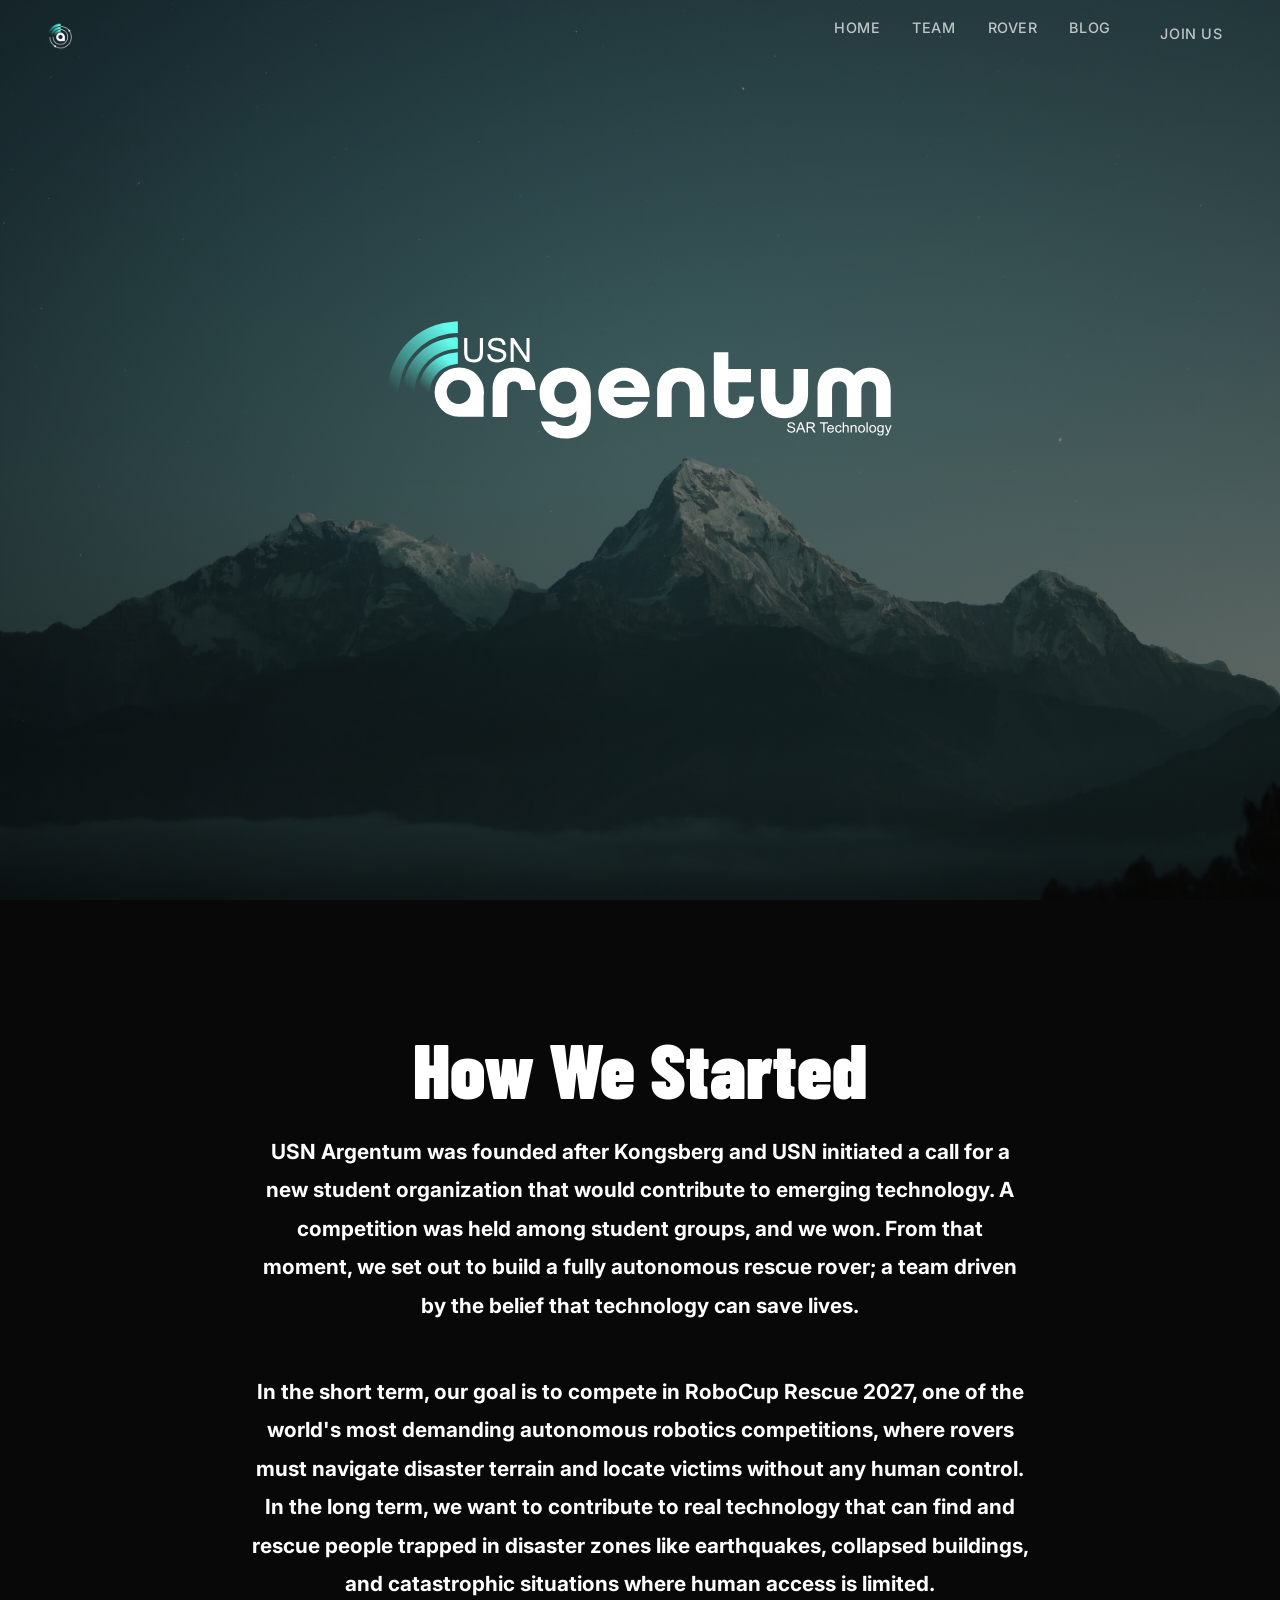
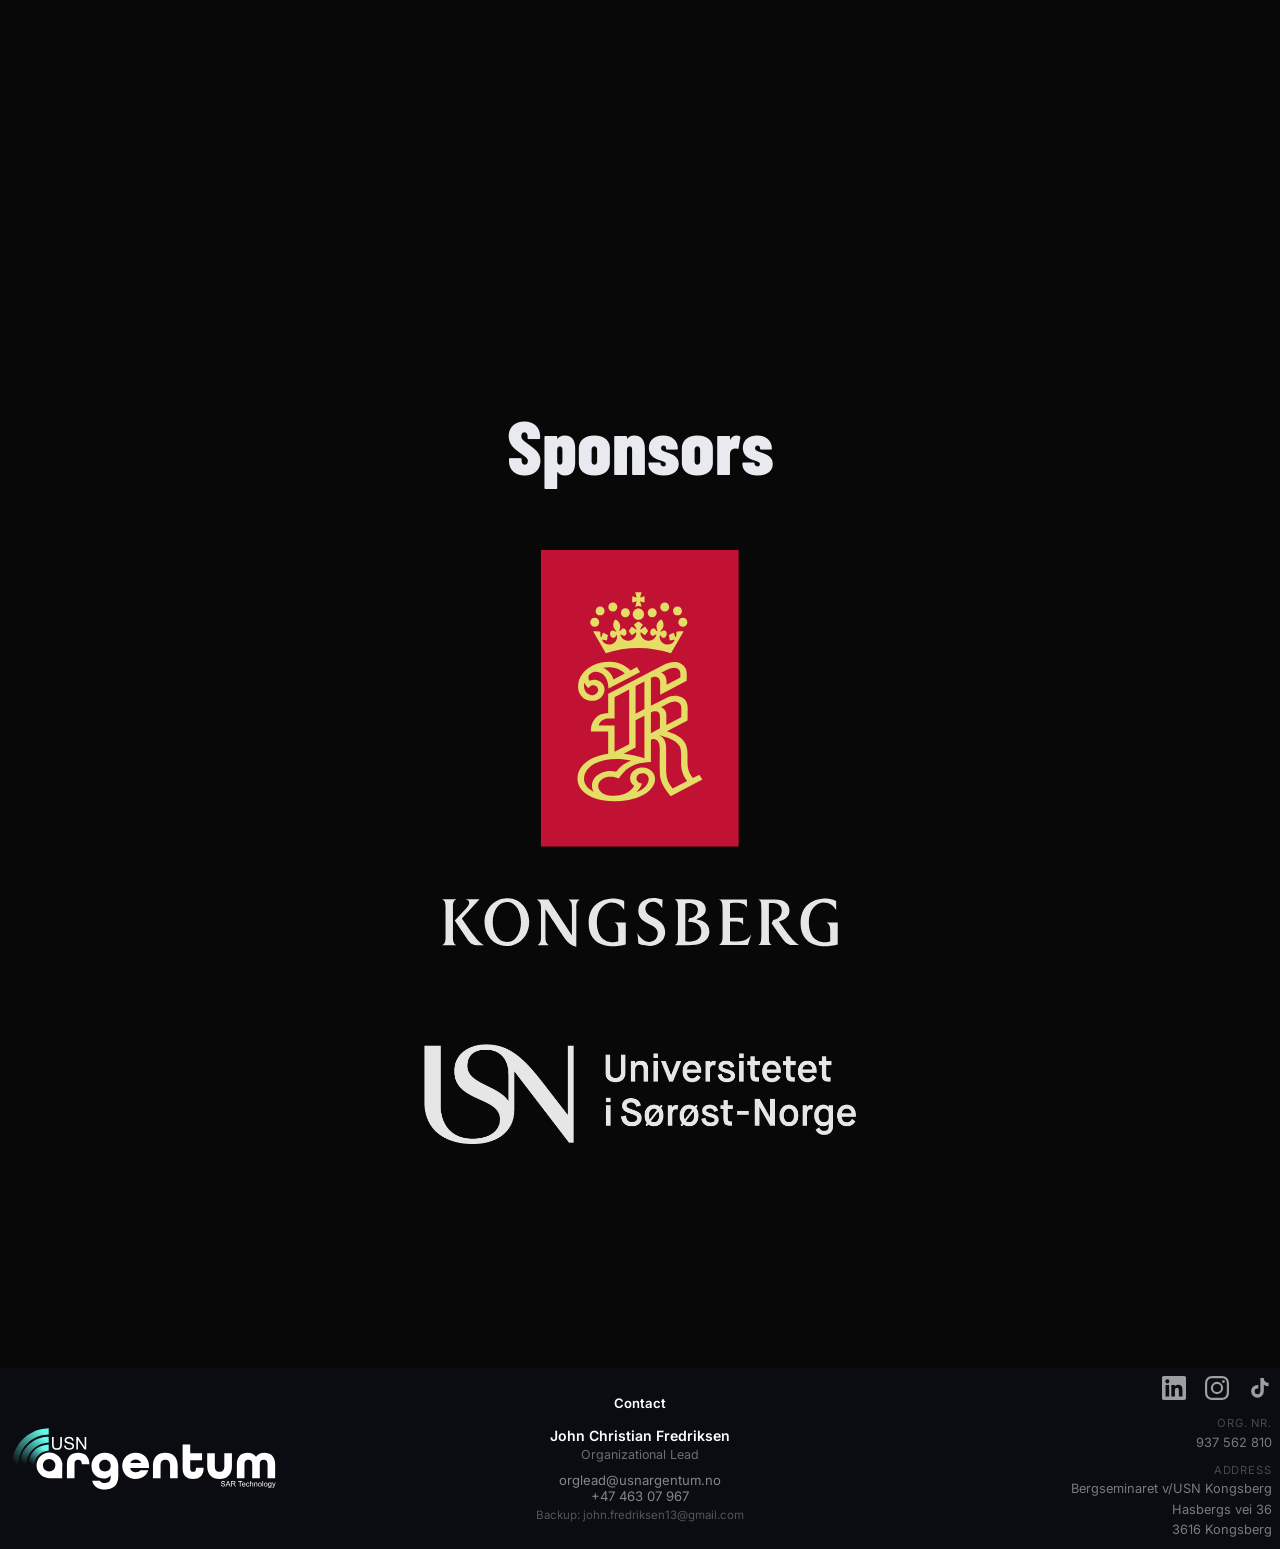
<file: index.html>
<!DOCTYPE html>
<html lang="en">
<head>
  <meta charset="UTF-8"/>
  <meta name="viewport" content="width=device-width, initial-scale=1.0"/>
  <title>Argentum | Autonomous Rescue Rover</title>
  <link rel="icon" href="/static/img/favicon.ico?v=3" sizes="32x32"/>
  <link rel="icon" href="/static/img/favicon.svg?v=3" type="image/svg+xml"/>
  <link rel="apple-touch-icon" href="/static/img/apple-touch-icon.png"/>
  <link rel="preload" as="image" href="/static/img/daniel-leone-g30P1zcOzXo-unsplash.jpg"/>
  <link href="https://fonts.googleapis.com/css2?family=Abril+Fatface&family=Barlow+Condensed:wght@400;600;700;800&family=Inter:wght@300;400;500;600&display=swap" rel="stylesheet"/>
  <link rel="stylesheet" href="style.css">
</head>
<body>

<!-- NAV -->
<nav>
  <a href="#" class="nav-logo">
    <img src="/static/img/secondarylogo.png" alt="Secondary Logo"/>
  </a>
  <ul class="nav-links">
    <li><a href="#hero">Home</a></li>
    <li><a href="team.html">TEAM</a></li>
    <li><a href="rover-3d.html">Rover</a></li>
    <li><a href="blog.html">Blog</a></li>
    <li><a href="join-us.html" class="nav-cta">Join Us</a></li>
  </ul>
  <div class="hamburger" onclick="toggleMenu()">
    <span></span><span></span><span></span>
  </div>
</nav>

<!-- HERO -->
<section id="hero">
  <div class="hero-bg"></div>
  <div class="hero-grid"></div>
  <div class="hero-content">
    <img src="/static/img/logo.svg" alt="Argentum" class="hero-logo"/>
  </div>
</section>

<!-- ABOUT -->
<section id="about">
  <div class="about-overlay"></div>
  <div class="container">
    <div class="about-center reveal">
      <h2 class="section-title" id="about-heading">How We Started</h2>
      <p class="section-body">
        USN Argentum was founded after Kongsberg and USN initiated a call for a new student organization that would contribute to emerging technology. A competition was held among student groups, and we won. From that moment, we set out to build a fully autonomous rescue rover; a team driven by the belief that technology can save lives.
      </p>
      <p class="section-body" style="margin-top:1.5rem;">
        In the short term, our goal is to compete in RoboCup Rescue 2027, one of the world's most demanding autonomous robotics competitions, where rovers must navigate disaster terrain and locate victims without any human control. In the long term, we want to contribute to real technology that can find and rescue people trapped in disaster zones like earthquakes, collapsed buildings, and catastrophic situations where human access is limited.
      </p>
    </div>
  </div>
</section>

<!-- SPONSORS -->
<section id="sponsors">
  <div class="container reveal">
    <div class="sponsors-center">
      <h2 class="section-title" id="sponsors-heading">Sponsors</h2>
      <div class="sponsor-logos">
        <div class="sponsor-logo-item primary">
          <a href="https://www.kongsberg.com/" target="_blank" rel="noopener noreferrer">
            <img src="/static/img/kongsberg-w.svg" alt="Kongsberg" style="filter:none;"/>
          </a>
        </div>
        <div class="sponsor-logo-item secondary">
          <a href="https://www.usn.no/" target="_blank" rel="noopener noreferrer">
            <img src="/static/img/USN-logo_hvit_medTekst.png" alt="USN"/>
          </a>
        </div>
      </div>
    </div>
  </div>
</section>

<!-- FOOTER -->
<footer>
  <!-- DESKTOP FOOTER -->
  <div class="f-wrap f-desktop">
    <div class="f-grid">

      <!-- LEFT: Logo -->
      <div class="f-logo">
        <a href="#"><img src="/static/img/logo.svg" alt="Argentum"/></a>
      </div>

      <!-- CENTER: Contact -->
      <div class="f-col f-contact" id="join-us">
        <h5>Contact</h5>
        <span class="f-name">John Christian Fredriksen</span>
        <span class="f-role">Organizational Lead</span>
        <a href="mailto:orglead@usnargentum.no" class="f-phone">orglead@usnargentum.no</a>
        <a href="tel:+4746307967" class="f-phone">+47 463 07 967</a>
        <a href="mailto:john.fredriksen13@gmail.com" class="f-phone" style="font-size:0.72rem;opacity:0.6;margin-top:0.3rem;">Backup: john.fredriksen13@gmail.com</a>
      </div>

      <!-- RIGHT: Social icons + org info -->
      <div class="f-socials-col">
        <div class="f-socials">
          <a href="#" title="LinkedIn">
            <svg viewBox="0 0 24 24"><path d="M20.447 20.452h-3.554v-5.569c0-1.328-.027-3.037-1.852-3.037-1.853 0-2.136 1.445-2.136 2.939v5.667H9.351V9h3.414v1.561h.046c.477-.9 1.637-1.85 3.37-1.85 3.601 0 4.267 2.37 4.267 5.455v6.286zM5.337 7.433a2.062 2.062 0 0 1-2.063-2.065 2.064 2.064 0 1 1 2.063 2.065zm1.782 13.019H3.555V9h3.564v11.452zM22.225 0H1.771C.792 0 0 .774 0 1.729v20.542C0 23.227.792 24 1.771 24h20.451C23.2 24 24 23.227 24 22.271V1.729C24 .774 23.2 0 22.222 0h.003z"/></svg>
          </a>
          <a href="#" title="Instagram">
            <svg viewBox="0 0 24 24"><path d="M12 2.163c3.204 0 3.584.012 4.85.07 1.366.062 2.633.334 3.608 1.308.974.974 1.246 2.241 1.308 3.608.058 1.265.069 1.645.069 4.85s-.012 3.584-.07 4.85c-.062 1.366-.334 2.633-1.308 3.608-.974.974-2.241 1.246-3.608 1.308-1.265.058-1.645.069-4.85.069s-3.584-.012-4.85-.07c-1.366-.062-2.633-.334-3.608-1.308-.974-.974-1.246-2.241-1.308-3.608C2.175 15.584 2.163 15.204 2.163 12s.012-3.584.07-4.85c.062-1.366.334-2.633 1.308-3.608.974-.974 2.241-1.246 3.608-1.308C8.416 2.175 8.796 2.163 12 2.163zm0-2.163C8.741 0 8.332.014 7.052.072 5.197.157 3.355.673 2.014 2.014.673 3.355.157 5.197.072 7.052.014 8.332 0 8.741 0 12c0 3.259.014 3.668.072 4.948.085 1.855.601 3.697 1.942 5.038 1.341 1.341 3.183 1.857 5.038 1.942C8.332 23.986 8.741 24 12 24s3.668-.014 4.948-.072c1.855-.085 3.697-.601 5.038-1.942 1.341-1.341 1.857-3.183 1.942-5.038.058-1.28.072-1.689.072-4.948s-.014-3.668-.072-4.948c-.085-1.855-.601-3.697-1.942-5.038C20.645.673 18.803.157 16.948.072 15.668.014 15.259 0 12 0zm0 5.838a6.162 6.162 0 1 0 0 12.324 6.162 6.162 0 0 0 0-12.324zm0 10.162a4 4 0 1 1 0-8 4 4 0 0 1 0 8zm6.406-11.845a1.44 1.44 0 1 0 0 2.881 1.44 1.44 0 0 0 0-2.881z"/></svg>
          </a>
          <a href="#" title="TikTok">
            <svg viewBox="0 0 24 24"><path d="M19.59 6.69a4.83 4.83 0 0 1-3.77-4.25V2h-3.45v13.67a2.89 2.89 0 0 1-2.88 2.5 2.89 2.89 0 0 1-2.89-2.89 2.89 2.89 0 0 1 2.89-2.89c.28 0 .54.04.79.1V9.01a6.27 6.27 0 0 0-.79-.05 6.34 6.34 0 0 0-6.34 6.34 6.34 6.34 0 0 0 6.34 6.34 6.34 6.34 0 0 0 6.33-6.34V8.69a8.18 8.18 0 0 0 4.78 1.52V6.76a4.85 4.85 0 0 1-1.01-.07z"/></svg>
          </a>
        </div>
        <div class="f-org-info">
          <span class="f-org-label">Org. nr.</span>
          <span class="f-org-value">937 562 810</span>
          <span class="f-org-label" style="margin-top:0.6rem;">Address</span>
          <span class="f-org-value">Bergseminaret v/USN Kongsberg<br/>Hasbergs vei 36<br/>3616 Kongsberg</span>
        </div>
      </div>

    </div>
  </div>

  <!-- MOBILE FOOTER ACCORDION -->
  <div class="f-mobile">
    <div class="f-mobile-logo">
      <a href="#"><img src="/static/img/logo.svg" alt="Argentum"/></a>
    </div>

    <!-- Contact -->
    <div class="f-accordion-item">
      <button class="f-accordion-btn" onclick="toggleAccordion(this)">
        Contact <span class="f-accordion-arrow">&#8964;</span>
      </button>
      <div class="f-accordion-body">
        <span class="f-name-mob">John Christian Fredriksen</span>
        <span class="f-role-mob">Organizational Lead</span>
        <a href="mailto:orglead@usnargentum.no">orglead@usnargentum.no</a>
        <a href="tel:+4746307967">+47 463 07 967</a>
        <a href="mailto:john.fredriksen13@gmail.com" style="opacity:0.6;font-size:0.85em;">Backup: john.fredriksen13@gmail.com</a>
      </div>
    </div>

    <!-- Where we are located -->
    <div class="f-accordion-item">
      <button class="f-accordion-btn" onclick="toggleAccordion(this)">
        Where we are located <span class="f-accordion-arrow">&#8964;</span>
      </button>
      <div class="f-accordion-body">
        <span>Bergseminaret v/USN Kongsberg</span>
        <span>Hasbergs vei 36</span>
        <span>3616 Kongsberg</span>
      </div>
    </div>

    <!-- Connect with us -->
    <div class="f-accordion-item">
      <button class="f-accordion-btn" onclick="toggleAccordion(this)">
        Connect with us <span class="f-accordion-arrow">&#8964;</span>
      </button>
      <div class="f-accordion-body">
        <div class="f-accordion-socials">
          <a href="#" title="LinkedIn"><svg viewBox="0 0 24 24"><path d="M20.447 20.452h-3.554v-5.569c0-1.328-.027-3.037-1.852-3.037-1.853 0-2.136 1.445-2.136 2.939v5.667H9.351V9h3.414v1.561h.046c.477-.9 1.637-1.85 3.37-1.85 3.601 0 4.267 2.37 4.267 5.455v6.286zM5.337 7.433a2.062 2.062 0 0 1-2.063-2.065 2.064 2.064 0 1 1 2.063 2.065zm1.782 13.019H3.555V9h3.564v11.452zM22.225 0H1.771C.792 0 0 .774 0 1.729v20.542C0 23.227.792 24 1.771 24h20.451C23.2 24 24 23.227 24 22.271V1.729C24 .774 23.2 0 22.222 0h.003z"/></svg></a>
          <a href="#" title="Instagram"><svg viewBox="0 0 24 24"><path d="M12 2.163c3.204 0 3.584.012 4.85.07 1.366.062 2.633.334 3.608 1.308.974.974 1.246 2.241 1.308 3.608.058 1.265.069 1.645.069 4.85s-.012 3.584-.07 4.85c-.062 1.366-.334 2.633-1.308 3.608-.974.974-2.241 1.246-3.608 1.308-1.265.058-1.645.069-4.85.069s-3.584-.012-4.85-.07c-1.366-.062-2.633-.334-3.608-1.308-.974-.974-1.246-2.241-1.308-3.608C2.175 15.584 2.163 15.204 2.163 12s.012-3.584.07-4.85c.062-1.366.334-2.633 1.308-3.608.974-.974 2.241-1.246 3.608-1.308C8.416 2.175 8.796 2.163 12 2.163zm0-2.163C8.741 0 8.332.014 7.052.072 5.197.157 3.355.673 2.014 2.014.673 3.355.157 5.197.072 7.052.014 8.332 0 8.741 0 12c0 3.259.014 3.668.072 4.948.085 1.855.601 3.697 1.942 5.038 1.341 1.341 3.183 1.857 5.038 1.942C8.332 23.986 8.741 24 12 24s3.668-.014 4.948-.072c1.855-.085 3.697-.601 5.038-1.942 1.341-1.341 1.857-3.183 1.942-5.038.058-1.28.072-1.689.072-4.948s-.014-3.668-.072-4.948c-.085-1.855-.601-3.697-1.942-5.038C20.645.673 18.803.157 16.948.072 15.668.014 15.259 0 12 0zm0 5.838a6.162 6.162 0 1 0 0 12.324 6.162 6.162 0 0 0 0-12.324zm0 10.162a4 4 0 1 1 0-8 4 4 0 0 1 0 8zm6.406-11.845a1.44 1.44 0 1 0 0 2.881 1.44 1.44 0 0 0 0-2.881z"/></svg></a>
          <a href="#" title="TikTok"><svg viewBox="0 0 24 24"><path d="M19.59 6.69a4.83 4.83 0 0 1-3.77-4.25V2h-3.45v13.67a2.89 2.89 0 0 1-2.88 2.5 2.89 2.89 0 0 1-2.89-2.89 2.89 2.89 0 0 1 2.89-2.89c.28 0 .54.04.79.1V9.01a6.27 6.27 0 0 0-.79-.05 6.34 6.34 0 0 0-6.34 6.34 6.34 6.34 0 0 0 6.34 6.34 6.34 6.34 0 0 0 6.33-6.34V8.69a8.18 8.18 0 0 0 4.78 1.52V6.76a4.85 4.85 0 0 1-1.01-.07z"/></svg></a>
        </div>
      </div>
    </div>
  </div>
</footer>

<script src="script.js"></script>
</body>
</html>
</file>
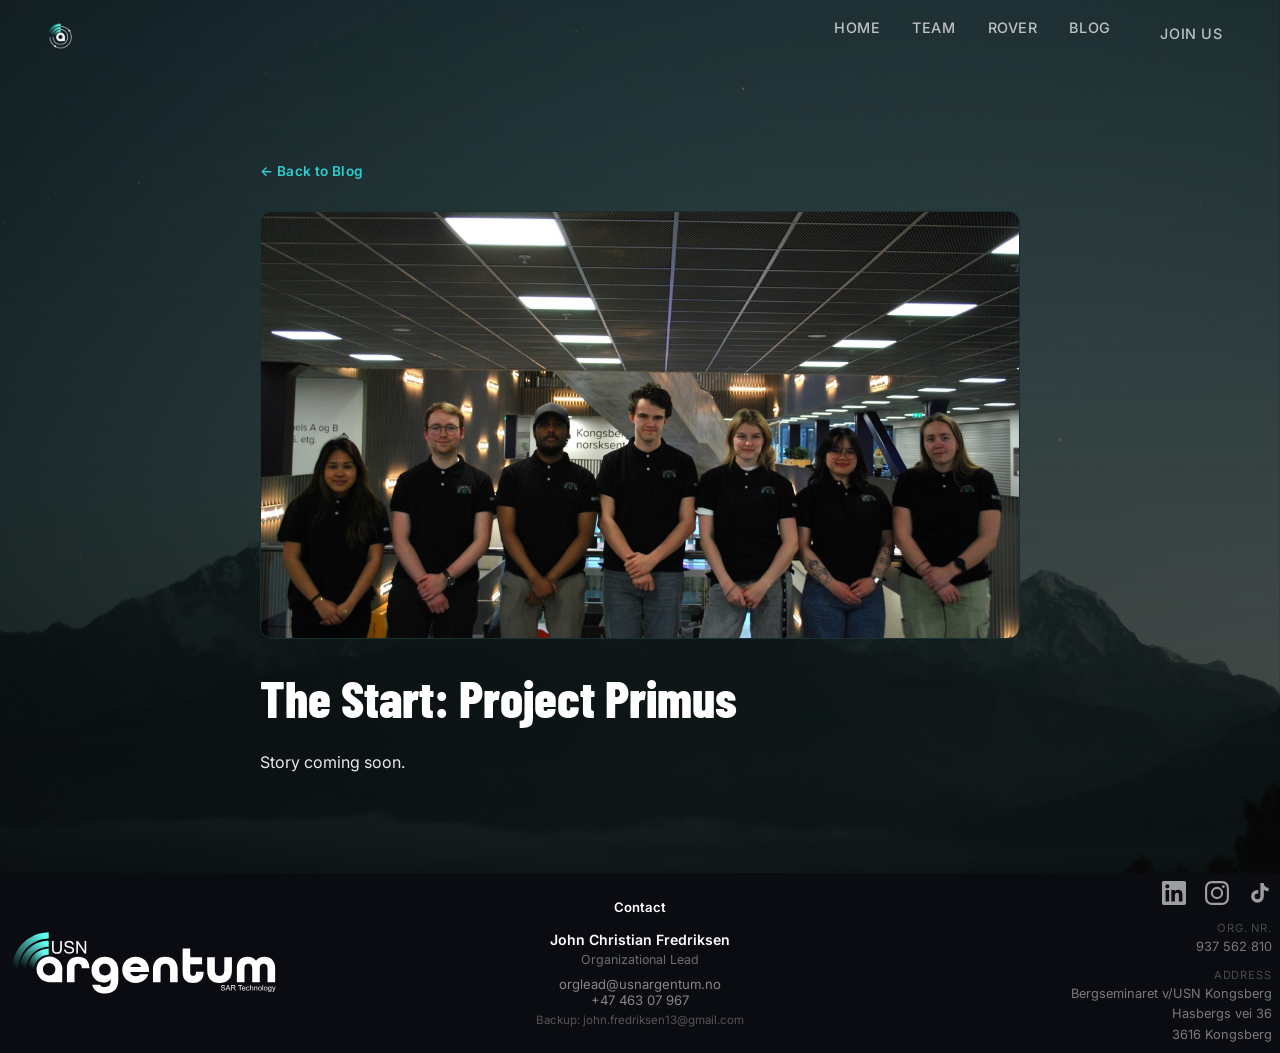
<file: blog-primus.html>
<!DOCTYPE html>
<html lang="en">
<head>
  <meta charset="UTF-8"/>
  <meta name="viewport" content="width=device-width, initial-scale=1.0"/>
  <title>Argentum | The Start: Project Primus</title>
  <link rel="icon" href="/static/img/favicon.ico?v=3" sizes="32x32"/>
  <link rel="icon" href="/static/img/favicon.svg?v=3" type="image/svg+xml"/>
  <link rel="apple-touch-icon" href="/static/img/apple-touch-icon.png"/>
  <link rel="preload" as="image" href="/static/img/daniel-leone-g30P1zcOzXo-unsplash.jpg"/>
  <link href="https://fonts.googleapis.com/css2?family=Barlow+Condensed:wght@400;600;700;800&family=Inter:wght@300;400;500;600&display=swap" rel="stylesheet"/>
  <link rel="stylesheet" href="style.css">
</head>
<body>

<!-- NAV -->
<nav>
  <a href="index.html" class="nav-logo">
    <img src="/static/img/secondarylogo.png" alt="Secondary Logo"/>
  </a>
  <ul class="nav-links">
    <li><a href="index.html#hero">Home</a></li>
    <li><a href="team.html">TEAM</a></li>
    <li><a href="rover-3d.html">Rover</a></li>
    <li><a href="blog.html">Blog</a></li>
    <li><a href="join-us.html" class="nav-cta">Join Us</a></li>
  </ul>
  <div class="hamburger" onclick="toggleMenu()">
    <span></span><span></span><span></span>
  </div>
</nav>

<!-- BLOG POST -->
<section id="blog-post" style="padding-top:10rem; min-height:60vh;">
  <div class="container blog-post-container">
    <a href="blog.html" class="blog-back">&larr; Back to Blog</a>
    <div class="blog-card-photo blog-post-photo">
      <img src="/static/img/primpic.jpg" alt="" onerror="this.style.display='none';this.nextElementSibling.style.display='flex';"/>
      <div class="photo-placeholder" style="display:none;">Photo Coming Soon</div>
    </div>
    <h1 class="section-title blog-post-title">The Start: Project Primus</h1>
    <p class="blog-post-body">Story coming soon.</p>
  </div>
</section>

<!-- FOOTER -->
<footer>
  <!-- DESKTOP FOOTER -->
  <div class="f-wrap f-desktop">
    <div class="f-grid">

      <!-- LEFT: Logo -->
      <div class="f-logo">
        <a href="index.html"><img src="/static/img/logo.svg" alt="Argentum"/></a>
      </div>

      <!-- CENTER: Contact -->
      <div class="f-col f-contact">
        <h5>Contact</h5>
        <span class="f-name">John Christian Fredriksen</span>
        <span class="f-role">Organizational Lead</span>
        <a href="mailto:orglead@usnargentum.no" class="f-phone">orglead@usnargentum.no</a>
        <a href="tel:+4746307967" class="f-phone">+47 463 07 967</a>
        <a href="mailto:john.fredriksen13@gmail.com" class="f-phone" style="font-size:0.72rem;opacity:0.6;margin-top:0.3rem;">Backup: john.fredriksen13@gmail.com</a>
      </div>

      <!-- RIGHT: Social icons + org info -->
      <div class="f-socials-col">
        <div class="f-socials">
          <a href="#" title="LinkedIn">
            <svg viewBox="0 0 24 24"><path d="M20.447 20.452h-3.554v-5.569c0-1.328-.027-3.037-1.852-3.037-1.853 0-2.136 1.445-2.136 2.939v5.667H9.351V9h3.414v1.561h.046c.477-.9 1.637-1.85 3.37-1.85 3.601 0 4.267 2.37 4.267 5.455v6.286zM5.337 7.433a2.062 2.062 0 0 1-2.063-2.065 2.064 2.064 0 1 1 2.063 2.065zm1.782 13.019H3.555V9h3.564v11.452zM22.225 0H1.771C.792 0 0 .774 0 1.729v20.542C0 23.227.792 24 1.771 24h20.451C23.2 24 24 23.227 24 22.271V1.729C24 .774 23.2 0 22.222 0h.003z"/></svg>
          </a>
          <a href="#" title="Instagram">
            <svg viewBox="0 0 24 24"><path d="M12 2.163c3.204 0 3.584.012 4.85.07 1.366.062 2.633.334 3.608 1.308.974.974 1.246 2.241 1.308 3.608.058 1.265.069 1.645.069 4.85s-.012 3.584-.07 4.85c-.062 1.366-.334 2.633-1.308 3.608-.974.974-2.241 1.246-3.608 1.308-1.265.058-1.645.069-4.85.069s-3.584-.012-4.85-.07c-1.366-.062-2.633-.334-3.608-1.308-.974-.974-1.246-2.241-1.308-3.608C2.175 15.584 2.163 15.204 2.163 12s.012-3.584.07-4.85c.062-1.366.334-2.633 1.308-3.608.974-.974 2.241-1.246 3.608-1.308C8.416 2.175 8.796 2.163 12 2.163zm0-2.163C8.741 0 8.332.014 7.052.072 5.197.157 3.355.673 2.014 2.014.673 3.355.157 5.197.072 7.052.014 8.332 0 8.741 0 12c0 3.259.014 3.668.072 4.948.085 1.855.601 3.697 1.942 5.038 1.341 1.341 3.183 1.857 5.038 1.942C8.332 23.986 8.741 24 12 24s3.668-.014 4.948-.072c1.855-.085 3.697-.601 5.038-1.942 1.341-1.341 1.857-3.183 1.942-5.038.058-1.28.072-1.689.072-4.948s-.014-3.668-.072-4.948c-.085-1.855-.601-3.697-1.942-5.038C20.645.673 18.803.157 16.948.072 15.668.014 15.259 0 12 0zm0 5.838a6.162 6.162 0 1 0 0 12.324 6.162 6.162 0 0 0 0-12.324zm0 10.162a4 4 0 1 1 0-8 4 4 0 0 1 0 8zm6.406-11.845a1.44 1.44 0 1 0 0 2.881 1.44 1.44 0 0 0 0-2.881z"/></svg>
          </a>
          <a href="#" title="TikTok">
            <svg viewBox="0 0 24 24"><path d="M19.59 6.69a4.83 4.83 0 0 1-3.77-4.25V2h-3.45v13.67a2.89 2.89 0 0 1-2.88 2.5 2.89 2.89 0 0 1-2.89-2.89 2.89 2.89 0 0 1 2.89-2.89c.28 0 .54.04.79.1V9.01a6.27 6.27 0 0 0-.79-.05 6.34 6.34 0 0 0-6.34 6.34 6.34 6.34 0 0 0 6.34 6.34 6.34 6.34 0 0 0 6.33-6.34V8.69a8.18 8.18 0 0 0 4.78 1.52V6.76a4.85 4.85 0 0 1-1.01-.07z"/></svg>
          </a>
        </div>
        <div class="f-org-info">
          <span class="f-org-label">Org. nr.</span>
          <span class="f-org-value">937 562 810</span>
          <span class="f-org-label" style="margin-top:0.6rem;">Address</span>
          <span class="f-org-value">Bergseminaret v/USN Kongsberg<br/>Hasbergs vei 36<br/>3616 Kongsberg</span>
        </div>
      </div>

    </div>
  </div>

  <!-- MOBILE FOOTER ACCORDION -->
  <div class="f-mobile">
    <div class="f-mobile-logo">
      <a href="index.html"><img src="/static/img/logo.svg" alt="Argentum"/></a>
    </div>

    <!-- Contact -->
    <div class="f-accordion-item">
      <button class="f-accordion-btn" onclick="toggleAccordion(this)">
        Contact <span class="f-accordion-arrow">&#8964;</span>
      </button>
      <div class="f-accordion-body">
        <span class="f-name-mob">John Christian Fredriksen</span>
        <span class="f-role-mob">Organizational Lead</span>
        <a href="mailto:orglead@usnargentum.no">orglead@usnargentum.no</a>
        <a href="tel:+4746307967">+47 463 07 967</a>
        <a href="mailto:john.fredriksen13@gmail.com" style="opacity:0.6;font-size:0.85em;">Backup: john.fredriksen13@gmail.com</a>
      </div>
    </div>

    <!-- Where we are located -->
    <div class="f-accordion-item">
      <button class="f-accordion-btn" onclick="toggleAccordion(this)">
        Where we are located <span class="f-accordion-arrow">&#8964;</span>
      </button>
      <div class="f-accordion-body">
        <span>Bergseminaret v/USN Kongsberg</span>
        <span>Hasbergs vei 36</span>
        <span>3616 Kongsberg</span>
      </div>
    </div>

    <!-- Connect with us -->
    <div class="f-accordion-item">
      <button class="f-accordion-btn" onclick="toggleAccordion(this)">
        Connect with us <span class="f-accordion-arrow">&#8964;</span>
      </button>
      <div class="f-accordion-body">
        <div class="f-accordion-socials">
          <a href="#" title="LinkedIn"><svg viewBox="0 0 24 24"><path d="M20.447 20.452h-3.554v-5.569c0-1.328-.027-3.037-1.852-3.037-1.853 0-2.136 1.445-2.136 2.939v5.667H9.351V9h3.414v1.561h.046c.477-.9 1.637-1.85 3.37-1.85 3.601 0 4.267 2.37 4.267 5.455v6.286zM5.337 7.433a2.062 2.062 0 0 1-2.063-2.065 2.064 2.064 0 1 1 2.063 2.065zm1.782 13.019H3.555V9h3.564v11.452zM22.225 0H1.771C.792 0 0 .774 0 1.729v20.542C0 23.227.792 24 1.771 24h20.451C23.2 24 24 23.227 24 22.271V1.729C24 .774 23.2 0 22.222 0h.003z"/></svg></a>
          <a href="#" title="Instagram"><svg viewBox="0 0 24 24"><path d="M12 2.163c3.204 0 3.584.012 4.85.07 1.366.062 2.633.334 3.608 1.308.974.974 1.246 2.241 1.308 3.608.058 1.265.069 1.645.069 4.85s-.012 3.584-.07 4.85c-.062 1.366-.334 2.633-1.308 3.608-.974.974-2.241 1.246-3.608 1.308-1.265.058-1.645.069-4.85.069s-3.584-.012-4.85-.07c-1.366-.062-2.633-.334-3.608-1.308-.974-.974-1.246-2.241-1.308-3.608C2.175 15.584 2.163 15.204 2.163 12s.012-3.584.07-4.85c.062-1.366.334-2.633 1.308-3.608.974-.974 2.241-1.246 3.608-1.308C8.416 2.175 8.796 2.163 12 2.163zm0-2.163C8.741 0 8.332.014 7.052.072 5.197.157 3.355.673 2.014 2.014.673 3.355.157 5.197.072 7.052.014 8.332 0 8.741 0 12c0 3.259.014 3.668.072 4.948.085 1.855.601 3.697 1.942 5.038 1.341 1.341 3.183 1.857 5.038 1.942C8.332 23.986 8.741 24 12 24s3.668-.014 4.948-.072c1.855-.085 3.697-.601 5.038-1.942 1.341-1.341 1.857-3.183 1.942-5.038.058-1.28.072-1.689.072-4.948s-.014-3.668-.072-4.948c-.085-1.855-.601-3.697-1.942-5.038C20.645.673 18.803.157 16.948.072 15.668.014 15.259 0 12 0zm0 5.838a6.162 6.162 0 1 0 0 12.324 6.162 6.162 0 0 0 0-12.324zm0 10.162a4 4 0 1 1 0-8 4 4 0 0 1 0 8zm6.406-11.845a1.44 1.44 0 1 0 0 2.881 1.44 1.44 0 0 0 0-2.881z"/></svg></a>
          <a href="#" title="TikTok"><svg viewBox="0 0 24 24"><path d="M19.59 6.69a4.83 4.83 0 0 1-3.77-4.25V2h-3.45v13.67a2.89 2.89 0 0 1-2.88 2.5 2.89 2.89 0 0 1-2.89-2.89 2.89 2.89 0 0 1 2.89-2.89c.28 0 .54.04.79.1V9.01a6.27 6.27 0 0 0-.79-.05 6.34 6.34 0 0 0-6.34 6.34 6.34 6.34 0 0 0 6.34 6.34 6.34 6.34 0 0 0 6.33-6.34V8.69a8.18 8.18 0 0 0 4.78 1.52V6.76a4.85 4.85 0 0 1-1.01-.07z"/></svg></a>
        </div>
      </div>
    </div>
  </div>
</footer>

<script src="script.js"></script>
</body>
</html>
</file>
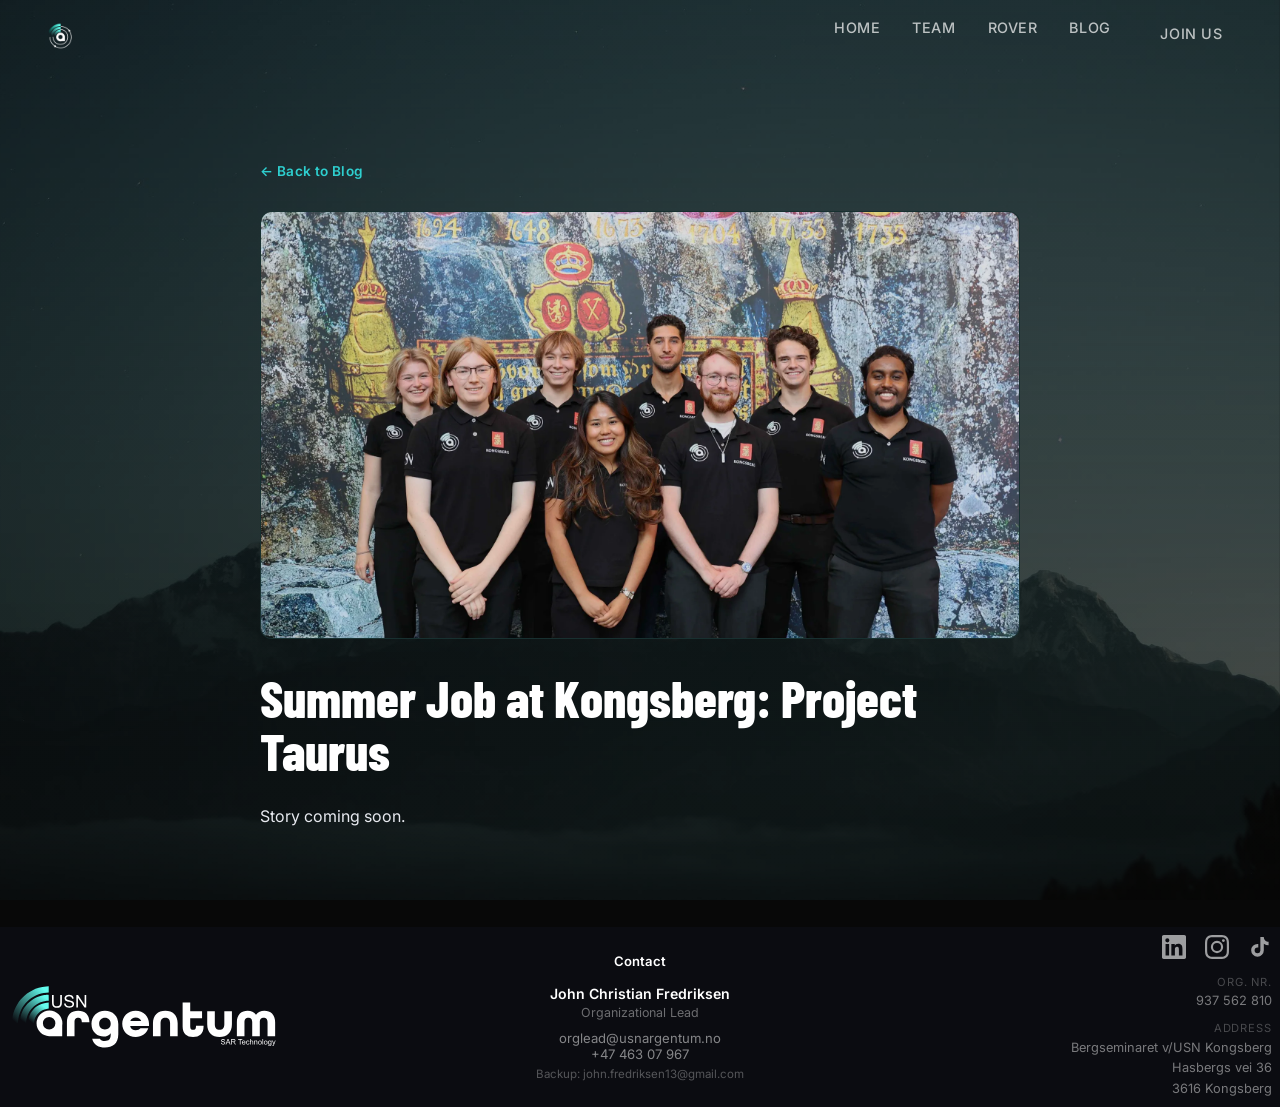
<file: blog-taurus.html>
<!DOCTYPE html>
<html lang="en">
<head>
  <meta charset="UTF-8"/>
  <meta name="viewport" content="width=device-width, initial-scale=1.0"/>
  <title>Argentum | Summer Job at Kongsberg: Project Taurus</title>
  <link rel="icon" href="/static/img/favicon.ico?v=3" sizes="32x32"/>
  <link rel="icon" href="/static/img/favicon.svg?v=3" type="image/svg+xml"/>
  <link rel="apple-touch-icon" href="/static/img/apple-touch-icon.png"/>
  <link rel="preload" as="image" href="/static/img/daniel-leone-g30P1zcOzXo-unsplash.jpg"/>
  <link href="https://fonts.googleapis.com/css2?family=Barlow+Condensed:wght@400;600;700;800&family=Inter:wght@300;400;500;600&display=swap" rel="stylesheet"/>
  <link rel="stylesheet" href="style.css">
</head>
<body>

<!-- NAV -->
<nav>
  <a href="index.html" class="nav-logo">
    <img src="/static/img/secondarylogo.png" alt="Secondary Logo"/>
  </a>
  <ul class="nav-links">
    <li><a href="index.html#hero">Home</a></li>
    <li><a href="team.html">TEAM</a></li>
    <li><a href="rover-3d.html">Rover</a></li>
    <li><a href="blog.html">Blog</a></li>
    <li><a href="join-us.html" class="nav-cta">Join Us</a></li>
  </ul>
  <div class="hamburger" onclick="toggleMenu()">
    <span></span><span></span><span></span>
  </div>
</nav>

<!-- BLOG POST -->
<section id="blog-post" style="padding-top:10rem; min-height:60vh;">
  <div class="container blog-post-container">
    <a href="blog.html" class="blog-back">&larr; Back to Blog</a>
    <div class="blog-card-photo blog-post-photo">
      <img src="/static/img/sompic.webp" alt="" onerror="this.style.display='none';this.nextElementSibling.style.display='flex';"/>
      <div class="photo-placeholder" style="display:none;">Photo Coming Soon</div>
    </div>
    <h1 class="section-title blog-post-title">Summer Job at Kongsberg: Project Taurus</h1>
    <p class="blog-post-body">Story coming soon.</p>
  </div>
</section>

<!-- FOOTER -->
<footer>
  <!-- DESKTOP FOOTER -->
  <div class="f-wrap f-desktop">
    <div class="f-grid">

      <!-- LEFT: Logo -->
      <div class="f-logo">
        <a href="index.html"><img src="/static/img/logo.svg" alt="Argentum"/></a>
      </div>

      <!-- CENTER: Contact -->
      <div class="f-col f-contact">
        <h5>Contact</h5>
        <span class="f-name">John Christian Fredriksen</span>
        <span class="f-role">Organizational Lead</span>
        <a href="mailto:orglead@usnargentum.no" class="f-phone">orglead@usnargentum.no</a>
        <a href="tel:+4746307967" class="f-phone">+47 463 07 967</a>
        <a href="mailto:john.fredriksen13@gmail.com" class="f-phone" style="font-size:0.72rem;opacity:0.6;margin-top:0.3rem;">Backup: john.fredriksen13@gmail.com</a>
      </div>

      <!-- RIGHT: Social icons + org info -->
      <div class="f-socials-col">
        <div class="f-socials">
          <a href="#" title="LinkedIn">
            <svg viewBox="0 0 24 24"><path d="M20.447 20.452h-3.554v-5.569c0-1.328-.027-3.037-1.852-3.037-1.853 0-2.136 1.445-2.136 2.939v5.667H9.351V9h3.414v1.561h.046c.477-.9 1.637-1.85 3.37-1.85 3.601 0 4.267 2.37 4.267 5.455v6.286zM5.337 7.433a2.062 2.062 0 0 1-2.063-2.065 2.064 2.064 0 1 1 2.063 2.065zm1.782 13.019H3.555V9h3.564v11.452zM22.225 0H1.771C.792 0 0 .774 0 1.729v20.542C0 23.227.792 24 1.771 24h20.451C23.2 24 24 23.227 24 22.271V1.729C24 .774 23.2 0 22.222 0h.003z"/></svg>
          </a>
          <a href="#" title="Instagram">
            <svg viewBox="0 0 24 24"><path d="M12 2.163c3.204 0 3.584.012 4.85.07 1.366.062 2.633.334 3.608 1.308.974.974 1.246 2.241 1.308 3.608.058 1.265.069 1.645.069 4.85s-.012 3.584-.07 4.85c-.062 1.366-.334 2.633-1.308 3.608-.974.974-2.241 1.246-3.608 1.308-1.265.058-1.645.069-4.85.069s-3.584-.012-4.85-.07c-1.366-.062-2.633-.334-3.608-1.308-.974-.974-1.246-2.241-1.308-3.608C2.175 15.584 2.163 15.204 2.163 12s.012-3.584.07-4.85c.062-1.366.334-2.633 1.308-3.608.974-.974 2.241-1.246 3.608-1.308C8.416 2.175 8.796 2.163 12 2.163zm0-2.163C8.741 0 8.332.014 7.052.072 5.197.157 3.355.673 2.014 2.014.673 3.355.157 5.197.072 7.052.014 8.332 0 8.741 0 12c0 3.259.014 3.668.072 4.948.085 1.855.601 3.697 1.942 5.038 1.341 1.341 3.183 1.857 5.038 1.942C8.332 23.986 8.741 24 12 24s3.668-.014 4.948-.072c1.855-.085 3.697-.601 5.038-1.942 1.341-1.341 1.857-3.183 1.942-5.038.058-1.28.072-1.689.072-4.948s-.014-3.668-.072-4.948c-.085-1.855-.601-3.697-1.942-5.038C20.645.673 18.803.157 16.948.072 15.668.014 15.259 0 12 0zm0 5.838a6.162 6.162 0 1 0 0 12.324 6.162 6.162 0 0 0 0-12.324zm0 10.162a4 4 0 1 1 0-8 4 4 0 0 1 0 8zm6.406-11.845a1.44 1.44 0 1 0 0 2.881 1.44 1.44 0 0 0 0-2.881z"/></svg>
          </a>
          <a href="#" title="TikTok">
            <svg viewBox="0 0 24 24"><path d="M19.59 6.69a4.83 4.83 0 0 1-3.77-4.25V2h-3.45v13.67a2.89 2.89 0 0 1-2.88 2.5 2.89 2.89 0 0 1-2.89-2.89 2.89 2.89 0 0 1 2.89-2.89c.28 0 .54.04.79.1V9.01a6.27 6.27 0 0 0-.79-.05 6.34 6.34 0 0 0-6.34 6.34 6.34 6.34 0 0 0 6.34 6.34 6.34 6.34 0 0 0 6.33-6.34V8.69a8.18 8.18 0 0 0 4.78 1.52V6.76a4.85 4.85 0 0 1-1.01-.07z"/></svg>
          </a>
        </div>
        <div class="f-org-info">
          <span class="f-org-label">Org. nr.</span>
          <span class="f-org-value">937 562 810</span>
          <span class="f-org-label" style="margin-top:0.6rem;">Address</span>
          <span class="f-org-value">Bergseminaret v/USN Kongsberg<br/>Hasbergs vei 36<br/>3616 Kongsberg</span>
        </div>
      </div>

    </div>
  </div>

  <!-- MOBILE FOOTER ACCORDION -->
  <div class="f-mobile">
    <div class="f-mobile-logo">
      <a href="index.html"><img src="/static/img/logo.svg" alt="Argentum"/></a>
    </div>

    <!-- Contact -->
    <div class="f-accordion-item">
      <button class="f-accordion-btn" onclick="toggleAccordion(this)">
        Contact <span class="f-accordion-arrow">&#8964;</span>
      </button>
      <div class="f-accordion-body">
        <span class="f-name-mob">John Christian Fredriksen</span>
        <span class="f-role-mob">Organizational Lead</span>
        <a href="mailto:orglead@usnargentum.no">orglead@usnargentum.no</a>
        <a href="tel:+4746307967">+47 463 07 967</a>
        <a href="mailto:john.fredriksen13@gmail.com" style="opacity:0.6;font-size:0.85em;">Backup: john.fredriksen13@gmail.com</a>
      </div>
    </div>

    <!-- Where we are located -->
    <div class="f-accordion-item">
      <button class="f-accordion-btn" onclick="toggleAccordion(this)">
        Where we are located <span class="f-accordion-arrow">&#8964;</span>
      </button>
      <div class="f-accordion-body">
        <span>Bergseminaret v/USN Kongsberg</span>
        <span>Hasbergs vei 36</span>
        <span>3616 Kongsberg</span>
      </div>
    </div>

    <!-- Connect with us -->
    <div class="f-accordion-item">
      <button class="f-accordion-btn" onclick="toggleAccordion(this)">
        Connect with us <span class="f-accordion-arrow">&#8964;</span>
      </button>
      <div class="f-accordion-body">
        <div class="f-accordion-socials">
          <a href="#" title="LinkedIn"><svg viewBox="0 0 24 24"><path d="M20.447 20.452h-3.554v-5.569c0-1.328-.027-3.037-1.852-3.037-1.853 0-2.136 1.445-2.136 2.939v5.667H9.351V9h3.414v1.561h.046c.477-.9 1.637-1.85 3.37-1.85 3.601 0 4.267 2.37 4.267 5.455v6.286zM5.337 7.433a2.062 2.062 0 0 1-2.063-2.065 2.064 2.064 0 1 1 2.063 2.065zm1.782 13.019H3.555V9h3.564v11.452zM22.225 0H1.771C.792 0 0 .774 0 1.729v20.542C0 23.227.792 24 1.771 24h20.451C23.2 24 24 23.227 24 22.271V1.729C24 .774 23.2 0 22.222 0h.003z"/></svg></a>
          <a href="#" title="Instagram"><svg viewBox="0 0 24 24"><path d="M12 2.163c3.204 0 3.584.012 4.85.07 1.366.062 2.633.334 3.608 1.308.974.974 1.246 2.241 1.308 3.608.058 1.265.069 1.645.069 4.85s-.012 3.584-.07 4.85c-.062 1.366-.334 2.633-1.308 3.608-.974.974-2.241 1.246-3.608 1.308-1.265.058-1.645.069-4.85.069s-3.584-.012-4.85-.07c-1.366-.062-2.633-.334-3.608-1.308-.974-.974-1.246-2.241-1.308-3.608C2.175 15.584 2.163 15.204 2.163 12s.012-3.584.07-4.85c.062-1.366.334-2.633 1.308-3.608.974-.974 2.241-1.246 3.608-1.308C8.416 2.175 8.796 2.163 12 2.163zm0-2.163C8.741 0 8.332.014 7.052.072 5.197.157 3.355.673 2.014 2.014.673 3.355.157 5.197.072 7.052.014 8.332 0 8.741 0 12c0 3.259.014 3.668.072 4.948.085 1.855.601 3.697 1.942 5.038 1.341 1.341 3.183 1.857 5.038 1.942C8.332 23.986 8.741 24 12 24s3.668-.014 4.948-.072c1.855-.085 3.697-.601 5.038-1.942 1.341-1.341 1.857-3.183 1.942-5.038.058-1.28.072-1.689.072-4.948s-.014-3.668-.072-4.948c-.085-1.855-.601-3.697-1.942-5.038C20.645.673 18.803.157 16.948.072 15.668.014 15.259 0 12 0zm0 5.838a6.162 6.162 0 1 0 0 12.324 6.162 6.162 0 0 0 0-12.324zm0 10.162a4 4 0 1 1 0-8 4 4 0 0 1 0 8zm6.406-11.845a1.44 1.44 0 1 0 0 2.881 1.44 1.44 0 0 0 0-2.881z"/></svg></a>
          <a href="#" title="TikTok"><svg viewBox="0 0 24 24"><path d="M19.59 6.69a4.83 4.83 0 0 1-3.77-4.25V2h-3.45v13.67a2.89 2.89 0 0 1-2.88 2.5 2.89 2.89 0 0 1-2.89-2.89 2.89 2.89 0 0 1 2.89-2.89c.28 0 .54.04.79.1V9.01a6.27 6.27 0 0 0-.79-.05 6.34 6.34 0 0 0-6.34 6.34 6.34 6.34 0 0 0 6.34 6.34 6.34 6.34 0 0 0 6.33-6.34V8.69a8.18 8.18 0 0 0 4.78 1.52V6.76a4.85 4.85 0 0 1-1.01-.07z"/></svg></a>
        </div>
      </div>
    </div>
  </div>
</footer>

<script src="script.js"></script>
</body>
</html>
</file>
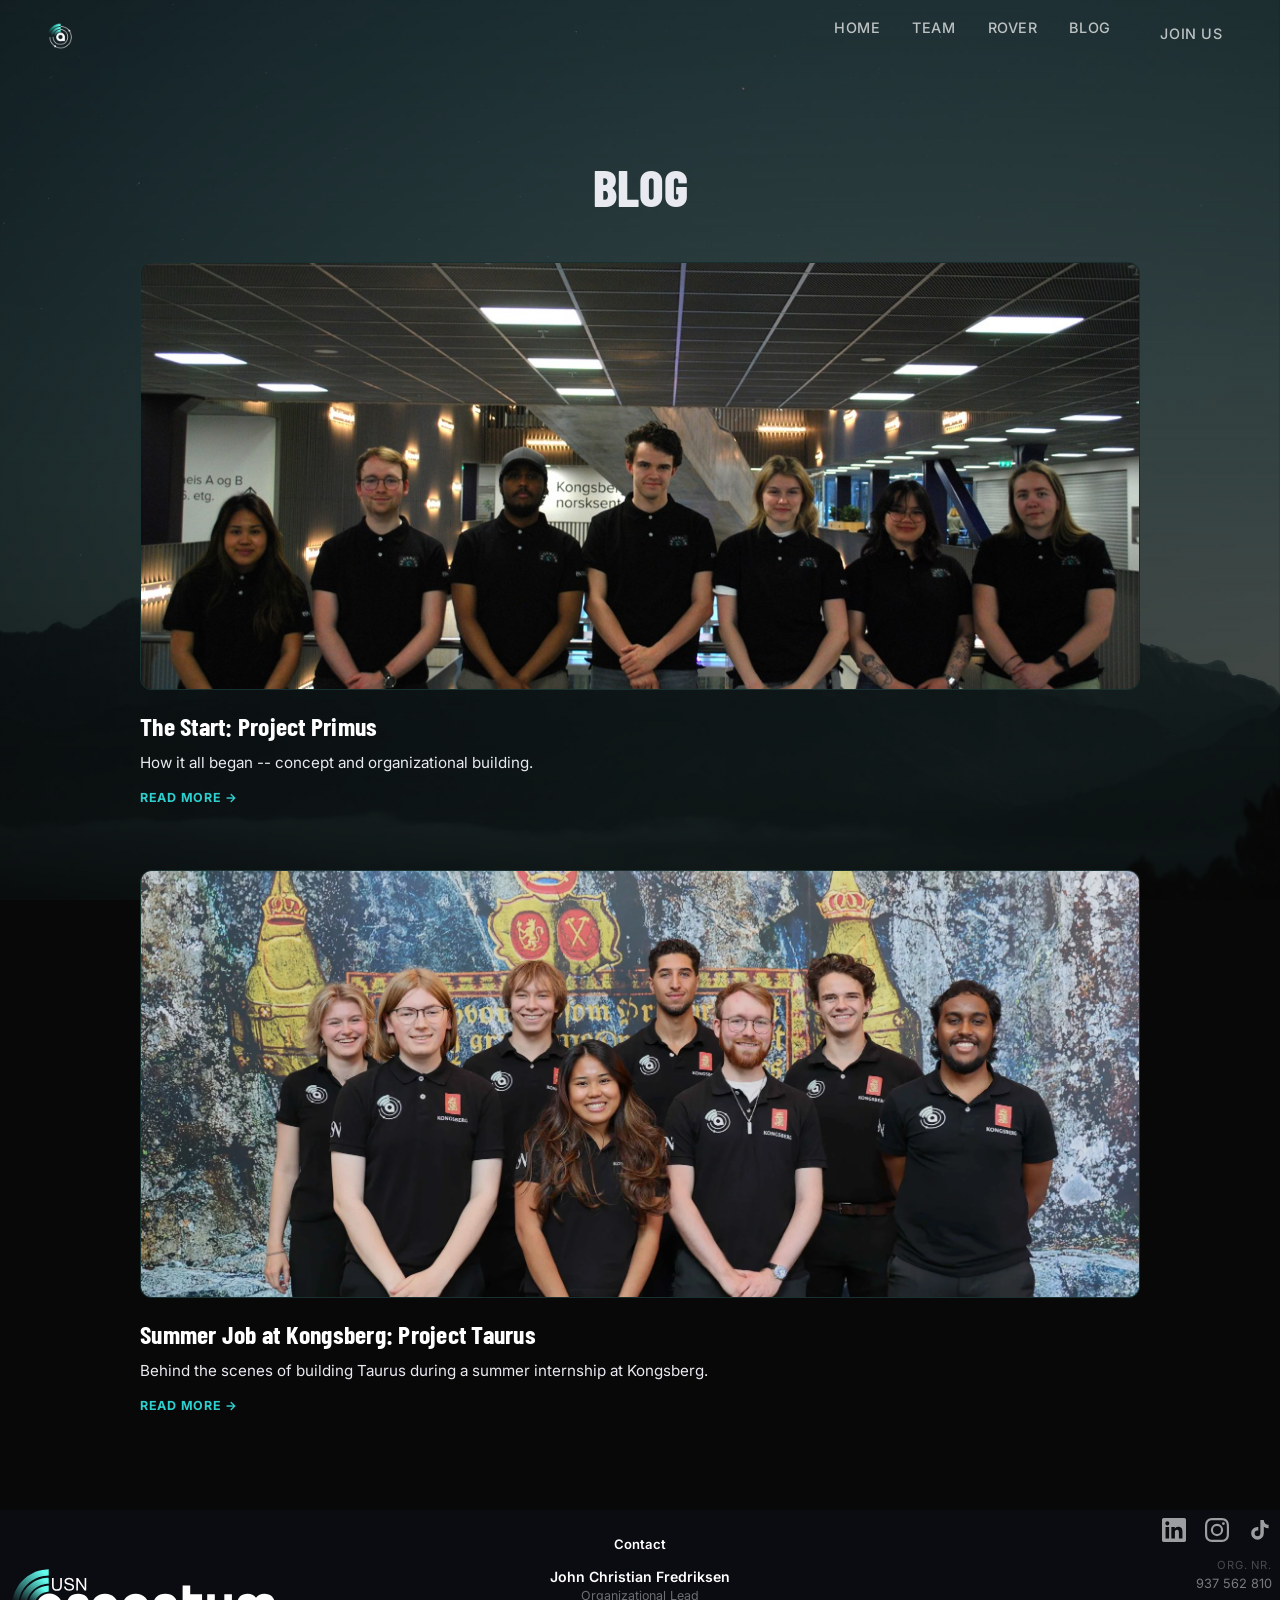
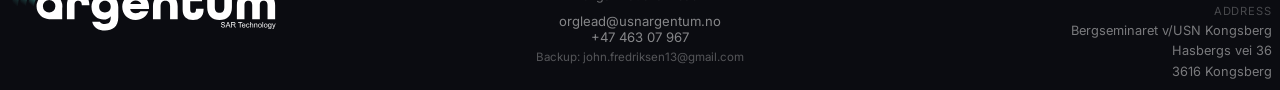
<file: blog.html>
<!DOCTYPE html>
<html lang="en">
<head>
  <meta charset="UTF-8"/>
  <meta name="viewport" content="width=device-width, initial-scale=1.0"/>
  <title>Argentum | Blog</title>
  <link rel="icon" href="/static/img/favicon.ico?v=3" sizes="32x32"/>
  <link rel="icon" href="/static/img/favicon.svg?v=3" type="image/svg+xml"/>
  <link rel="apple-touch-icon" href="/static/img/apple-touch-icon.png"/>
  <link rel="preload" as="image" href="/static/img/daniel-leone-g30P1zcOzXo-unsplash.jpg"/>
  <link href="https://fonts.googleapis.com/css2?family=Barlow+Condensed:wght@400;600;700;800&family=Inter:wght@300;400;500;600&display=swap" rel="stylesheet"/>
  <link rel="stylesheet" href="style.css">
</head>
<body>

<!-- NAV -->
<nav>
  <a href="index.html" class="nav-logo">
    <img src="/static/img/secondarylogo.png" alt="Secondary Logo"/>
  </a>
  <ul class="nav-links">
    <li><a href="index.html#hero">Home</a></li>
    <li><a href="team.html">TEAM</a></li>
    <li><a href="rover-3d.html">Rover</a></li>
    <li><a href="blog.html">Blog</a></li>
    <li><a href="join-us.html" class="nav-cta">Join Us</a></li>
  </ul>
  <div class="hamburger" onclick="toggleMenu()">
    <span></span><span></span><span></span>
  </div>
</nav>

<!-- BLOG -->
<section id="blog" style="padding-top:10rem;">
  <div class="container">
    <div class="team-intro reveal">
      <h2 class="section-title" id="blog-heading">BLOG</h2>
    </div>

    <div class="blog-grid">

      <a href="blog-primus.html" class="blog-card">
        <div class="blog-card-photo">
          <img src="/static/img/primpic.jpg" alt="" onerror="this.style.display='none';this.nextElementSibling.style.display='flex';"/>
          <div class="photo-placeholder" style="display:none;">Photo Coming Soon</div>
        </div>
        <h4>The Start: Project Primus</h4>
        <p>How it all began -- concept and organizational building.</p>
        <span class="blog-read-more">Read More &rarr;</span>
      </a>

      <a href="blog-taurus.html" class="blog-card">
        <div class="blog-card-photo">
          <img src="/static/img/sompic.webp" alt="" onerror="this.style.display='none';this.nextElementSibling.style.display='flex';"/>
          <div class="photo-placeholder" style="display:none;">Photo Coming Soon</div>
        </div>
        <h4>Summer Job at Kongsberg: Project Taurus</h4>
        <p>Behind the scenes of building Taurus during a summer internship at Kongsberg.</p>
        <span class="blog-read-more">Read More &rarr;</span>
      </a>

    </div>
  </div>
</section>

<!-- FOOTER -->
<footer>
  <!-- DESKTOP FOOTER -->
  <div class="f-wrap f-desktop">
    <div class="f-grid">

      <!-- LEFT: Logo -->
      <div class="f-logo">
        <a href="index.html"><img src="/static/img/logo.svg" alt="Argentum"/></a>
      </div>

      <!-- CENTER: Contact -->
      <div class="f-col f-contact">
        <h5>Contact</h5>
        <span class="f-name">John Christian Fredriksen</span>
        <span class="f-role">Organizational Lead</span>
        <a href="mailto:orglead@usnargentum.no" class="f-phone">orglead@usnargentum.no</a>
        <a href="tel:+4746307967" class="f-phone">+47 463 07 967</a>
        <a href="mailto:john.fredriksen13@gmail.com" class="f-phone" style="font-size:0.72rem;opacity:0.6;margin-top:0.3rem;">Backup: john.fredriksen13@gmail.com</a>
      </div>

      <!-- RIGHT: Social icons + org info -->
      <div class="f-socials-col">
        <div class="f-socials">
          <a href="#" title="LinkedIn">
            <svg viewBox="0 0 24 24"><path d="M20.447 20.452h-3.554v-5.569c0-1.328-.027-3.037-1.852-3.037-1.853 0-2.136 1.445-2.136 2.939v5.667H9.351V9h3.414v1.561h.046c.477-.9 1.637-1.85 3.37-1.85 3.601 0 4.267 2.37 4.267 5.455v6.286zM5.337 7.433a2.062 2.062 0 0 1-2.063-2.065 2.064 2.064 0 1 1 2.063 2.065zm1.782 13.019H3.555V9h3.564v11.452zM22.225 0H1.771C.792 0 0 .774 0 1.729v20.542C0 23.227.792 24 1.771 24h20.451C23.2 24 24 23.227 24 22.271V1.729C24 .774 23.2 0 22.222 0h.003z"/></svg>
          </a>
          <a href="#" title="Instagram">
            <svg viewBox="0 0 24 24"><path d="M12 2.163c3.204 0 3.584.012 4.85.07 1.366.062 2.633.334 3.608 1.308.974.974 1.246 2.241 1.308 3.608.058 1.265.069 1.645.069 4.85s-.012 3.584-.07 4.85c-.062 1.366-.334 2.633-1.308 3.608-.974.974-2.241 1.246-3.608 1.308-1.265.058-1.645.069-4.85.069s-3.584-.012-4.85-.07c-1.366-.062-2.633-.334-3.608-1.308-.974-.974-1.246-2.241-1.308-3.608C2.175 15.584 2.163 15.204 2.163 12s.012-3.584.07-4.85c.062-1.366.334-2.633 1.308-3.608.974-.974 2.241-1.246 3.608-1.308C8.416 2.175 8.796 2.163 12 2.163zm0-2.163C8.741 0 8.332.014 7.052.072 5.197.157 3.355.673 2.014 2.014.673 3.355.157 5.197.072 7.052.014 8.332 0 8.741 0 12c0 3.259.014 3.668.072 4.948.085 1.855.601 3.697 1.942 5.038 1.341 1.341 3.183 1.857 5.038 1.942C8.332 23.986 8.741 24 12 24s3.668-.014 4.948-.072c1.855-.085 3.697-.601 5.038-1.942 1.341-1.341 1.857-3.183 1.942-5.038.058-1.28.072-1.689.072-4.948s-.014-3.668-.072-4.948c-.085-1.855-.601-3.697-1.942-5.038C20.645.673 18.803.157 16.948.072 15.668.014 15.259 0 12 0zm0 5.838a6.162 6.162 0 1 0 0 12.324 6.162 6.162 0 0 0 0-12.324zm0 10.162a4 4 0 1 1 0-8 4 4 0 0 1 0 8zm6.406-11.845a1.44 1.44 0 1 0 0 2.881 1.44 1.44 0 0 0 0-2.881z"/></svg>
          </a>
          <a href="#" title="TikTok">
            <svg viewBox="0 0 24 24"><path d="M19.59 6.69a4.83 4.83 0 0 1-3.77-4.25V2h-3.45v13.67a2.89 2.89 0 0 1-2.88 2.5 2.89 2.89 0 0 1-2.89-2.89 2.89 2.89 0 0 1 2.89-2.89c.28 0 .54.04.79.1V9.01a6.27 6.27 0 0 0-.79-.05 6.34 6.34 0 0 0-6.34 6.34 6.34 6.34 0 0 0 6.34 6.34 6.34 6.34 0 0 0 6.33-6.34V8.69a8.18 8.18 0 0 0 4.78 1.52V6.76a4.85 4.85 0 0 1-1.01-.07z"/></svg>
          </a>
        </div>
        <div class="f-org-info">
          <span class="f-org-label">Org. nr.</span>
          <span class="f-org-value">937 562 810</span>
          <span class="f-org-label" style="margin-top:0.6rem;">Address</span>
          <span class="f-org-value">Bergseminaret v/USN Kongsberg<br/>Hasbergs vei 36<br/>3616 Kongsberg</span>
        </div>
      </div>

    </div>
  </div>

  <!-- MOBILE FOOTER ACCORDION -->
  <div class="f-mobile">
    <div class="f-mobile-logo">
      <a href="index.html"><img src="/static/img/logo.svg" alt="Argentum"/></a>
    </div>

    <!-- Contact -->
    <div class="f-accordion-item">
      <button class="f-accordion-btn" onclick="toggleAccordion(this)">
        Contact <span class="f-accordion-arrow">&#8964;</span>
      </button>
      <div class="f-accordion-body">
        <span class="f-name-mob">John Christian Fredriksen</span>
        <span class="f-role-mob">Organizational Lead</span>
        <a href="mailto:orglead@usnargentum.no">orglead@usnargentum.no</a>
        <a href="tel:+4746307967">+47 463 07 967</a>
        <a href="mailto:john.fredriksen13@gmail.com" style="opacity:0.6;font-size:0.85em;">Backup: john.fredriksen13@gmail.com</a>
      </div>
    </div>

    <!-- Where we are located -->
    <div class="f-accordion-item">
      <button class="f-accordion-btn" onclick="toggleAccordion(this)">
        Where we are located <span class="f-accordion-arrow">&#8964;</span>
      </button>
      <div class="f-accordion-body">
        <span>Bergseminaret v/USN Kongsberg</span>
        <span>Hasbergs vei 36</span>
        <span>3616 Kongsberg</span>
      </div>
    </div>

    <!-- Connect with us -->
    <div class="f-accordion-item">
      <button class="f-accordion-btn" onclick="toggleAccordion(this)">
        Connect with us <span class="f-accordion-arrow">&#8964;</span>
      </button>
      <div class="f-accordion-body">
        <div class="f-accordion-socials">
          <a href="#" title="LinkedIn"><svg viewBox="0 0 24 24"><path d="M20.447 20.452h-3.554v-5.569c0-1.328-.027-3.037-1.852-3.037-1.853 0-2.136 1.445-2.136 2.939v5.667H9.351V9h3.414v1.561h.046c.477-.9 1.637-1.85 3.37-1.85 3.601 0 4.267 2.37 4.267 5.455v6.286zM5.337 7.433a2.062 2.062 0 0 1-2.063-2.065 2.064 2.064 0 1 1 2.063 2.065zm1.782 13.019H3.555V9h3.564v11.452zM22.225 0H1.771C.792 0 0 .774 0 1.729v20.542C0 23.227.792 24 1.771 24h20.451C23.2 24 24 23.227 24 22.271V1.729C24 .774 23.2 0 22.222 0h.003z"/></svg></a>
          <a href="#" title="Instagram"><svg viewBox="0 0 24 24"><path d="M12 2.163c3.204 0 3.584.012 4.85.07 1.366.062 2.633.334 3.608 1.308.974.974 1.246 2.241 1.308 3.608.058 1.265.069 1.645.069 4.85s-.012 3.584-.07 4.85c-.062 1.366-.334 2.633-1.308 3.608-.974.974-2.241 1.246-3.608 1.308-1.265.058-1.645.069-4.85.069s-3.584-.012-4.85-.07c-1.366-.062-2.633-.334-3.608-1.308-.974-.974-1.246-2.241-1.308-3.608C2.175 15.584 2.163 15.204 2.163 12s.012-3.584.07-4.85c.062-1.366.334-2.633 1.308-3.608.974-.974 2.241-1.246 3.608-1.308C8.416 2.175 8.796 2.163 12 2.163zm0-2.163C8.741 0 8.332.014 7.052.072 5.197.157 3.355.673 2.014 2.014.673 3.355.157 5.197.072 7.052.014 8.332 0 8.741 0 12c0 3.259.014 3.668.072 4.948.085 1.855.601 3.697 1.942 5.038 1.341 1.341 3.183 1.857 5.038 1.942C8.332 23.986 8.741 24 12 24s3.668-.014 4.948-.072c1.855-.085 3.697-.601 5.038-1.942 1.341-1.341 1.857-3.183 1.942-5.038.058-1.28.072-1.689.072-4.948s-.014-3.668-.072-4.948c-.085-1.855-.601-3.697-1.942-5.038C20.645.673 18.803.157 16.948.072 15.668.014 15.259 0 12 0zm0 5.838a6.162 6.162 0 1 0 0 12.324 6.162 6.162 0 0 0 0-12.324zm0 10.162a4 4 0 1 1 0-8 4 4 0 0 1 0 8zm6.406-11.845a1.44 1.44 0 1 0 0 2.881 1.44 1.44 0 0 0 0-2.881z"/></svg></a>
          <a href="#" title="TikTok"><svg viewBox="0 0 24 24"><path d="M19.59 6.69a4.83 4.83 0 0 1-3.77-4.25V2h-3.45v13.67a2.89 2.89 0 0 1-2.88 2.5 2.89 2.89 0 0 1-2.89-2.89 2.89 2.89 0 0 1 2.89-2.89c.28 0 .54.04.79.1V9.01a6.27 6.27 0 0 0-.79-.05 6.34 6.34 0 0 0-6.34 6.34 6.34 6.34 0 0 0 6.34 6.34 6.34 6.34 0 0 0 6.33-6.34V8.69a8.18 8.18 0 0 0 4.78 1.52V6.76a4.85 4.85 0 0 1-1.01-.07z"/></svg></a>
        </div>
      </div>
    </div>
  </div>
</footer>

<script src="script.js"></script>
</body>
</html>
</file>
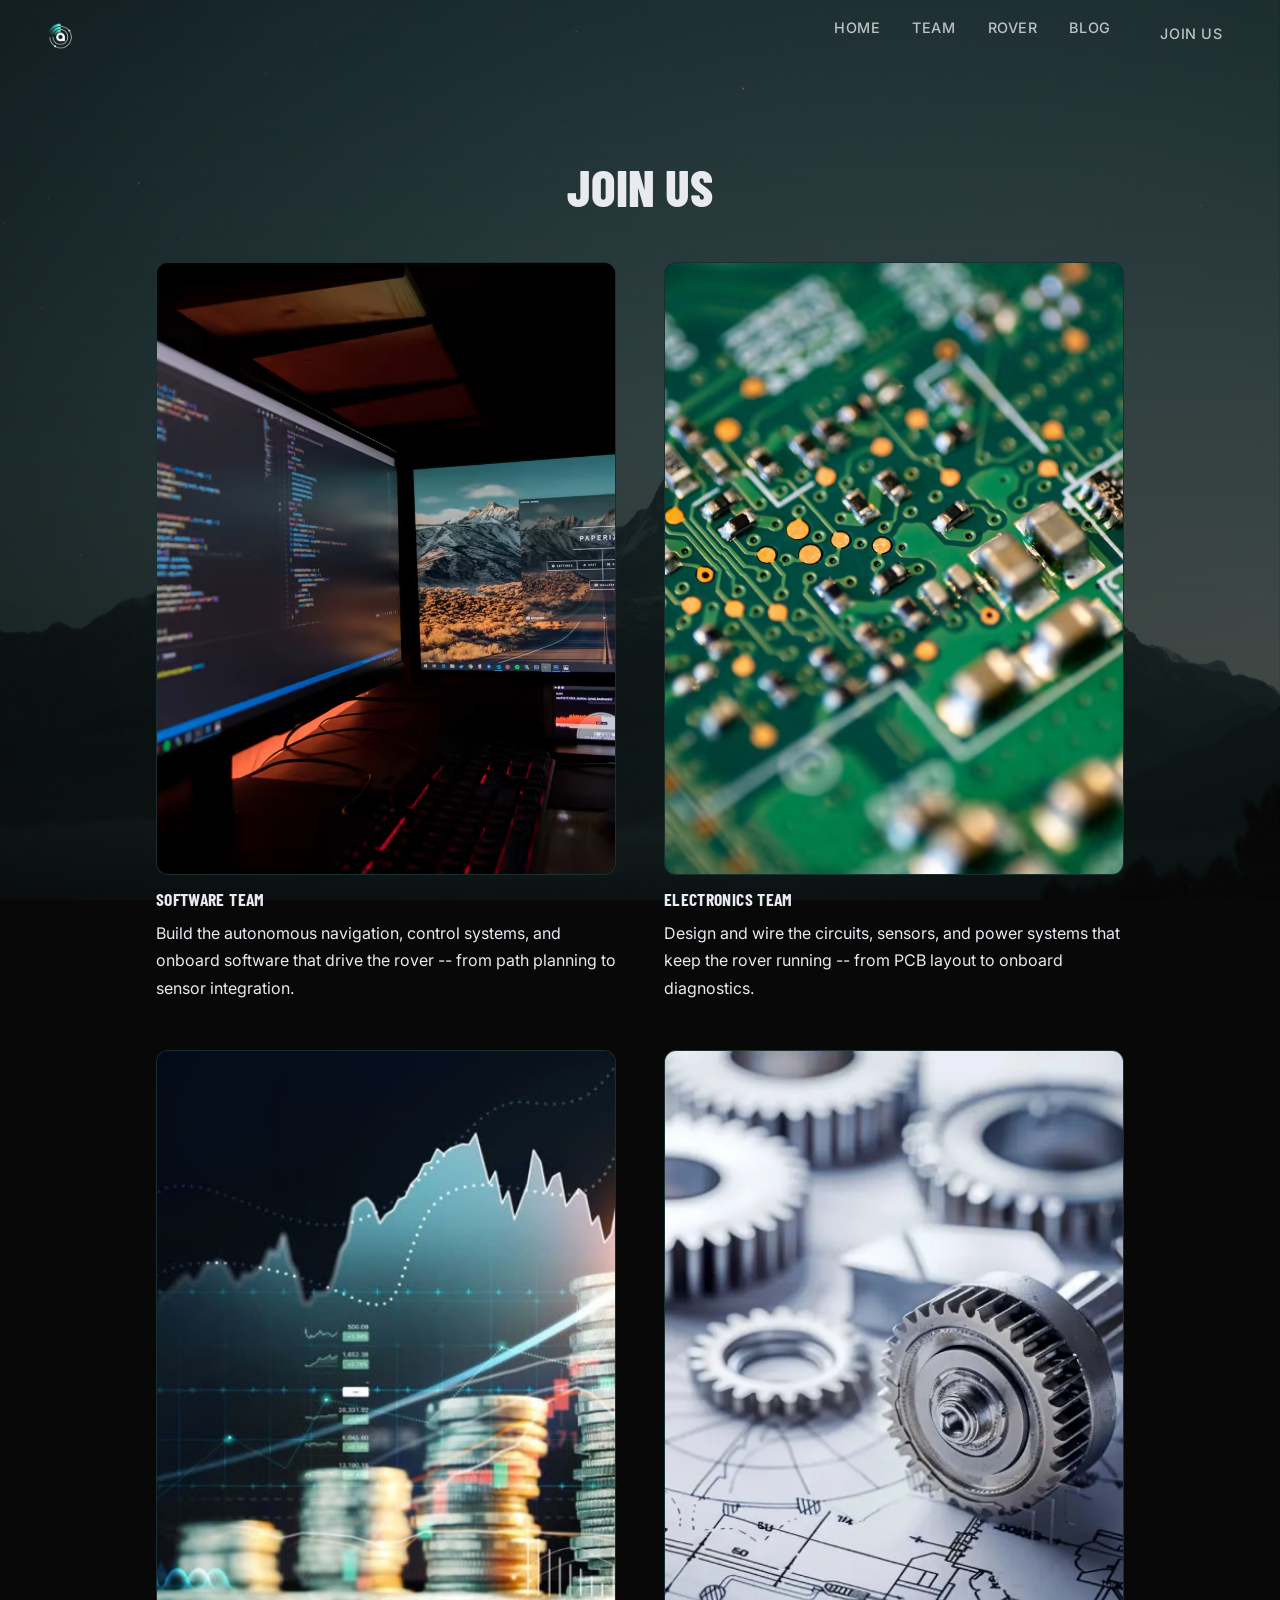
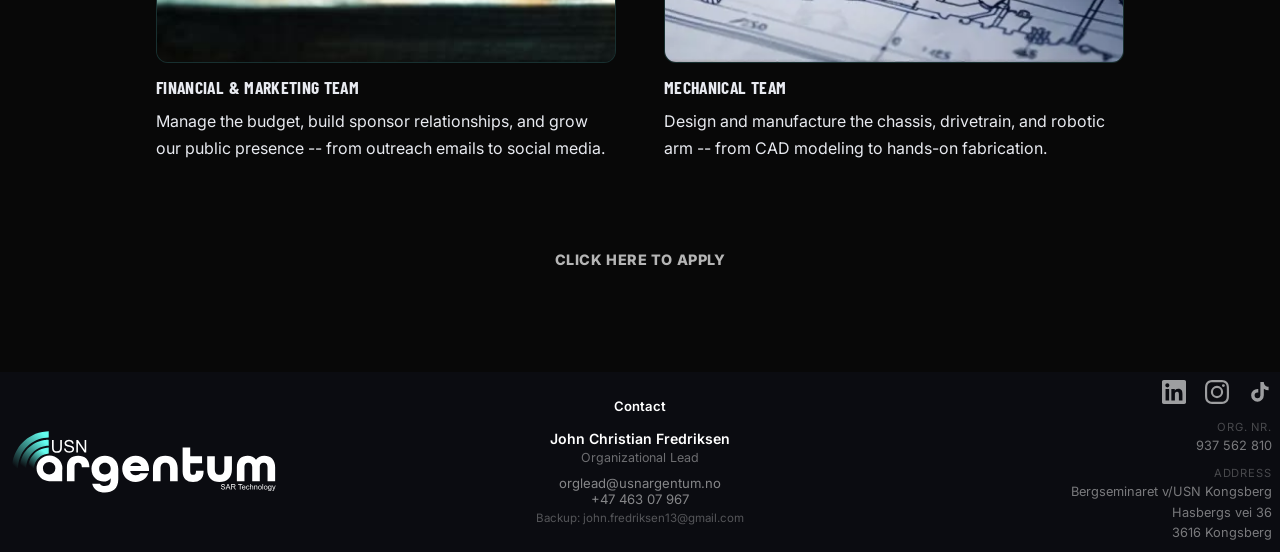
<file: join-us.html>
<!DOCTYPE html>
<html lang="en">
<head>
  <meta charset="UTF-8"/>
  <meta name="viewport" content="width=device-width, initial-scale=1.0"/>
  <title>Argentum | Join Us</title>
  <link rel="icon" href="/static/img/favicon.ico?v=3" sizes="32x32"/>
  <link rel="icon" href="/static/img/favicon.svg?v=3" type="image/svg+xml"/>
  <link rel="apple-touch-icon" href="/static/img/apple-touch-icon.png"/>
  <link rel="preload" as="image" href="/static/img/daniel-leone-g30P1zcOzXo-unsplash.jpg"/>
  <link href="https://fonts.googleapis.com/css2?family=Barlow+Condensed:wght@400;600;700;800&family=Inter:wght@300;400;500;600&display=swap" rel="stylesheet"/>
  <link rel="stylesheet" href="style.css">
</head>
<body>

<!-- NAV -->
<nav>
  <a href="index.html" class="nav-logo">
    <img src="/static/img/secondarylogo.png" alt="Secondary Logo"/>
  </a>
  <ul class="nav-links">
    <li><a href="index.html#hero">Home</a></li>
    <li><a href="team.html">TEAM</a></li>
    <li><a href="rover-3d.html">Rover</a></li>
    <li><a href="blog.html">Blog</a></li>
    <li><a href="join-us.html" class="nav-cta">Join Us</a></li>
  </ul>
  <div class="hamburger" onclick="toggleMenu()">
    <span></span><span></span><span></span>
  </div>
</nav>

<!-- JOIN US -->
<section id="join" style="padding-top:10rem;">
  <div class="container">
    <div class="team-intro reveal">
      <h2 class="section-title" id="join-heading">JOIN US</h2>
    </div>

    <div class="team-grid join-grid">

      <div class="team-card join-card">
        <div class="team-card-photo">
          <img src="/static/img/sofpic.avif" alt="" fetchpriority="high" onerror="this.style.display='none';this.nextElementSibling.style.display='flex';"/>
          <div class="photo-placeholder" style="display:none;">Open Position</div>
        </div>
        <h4>Software Team</h4>
        <p class="join-card-desc">Build the autonomous navigation, control systems, and onboard software that drive the rover -- from path planning to sensor integration.</p>
      </div>

      <div class="team-card join-card">
        <div class="team-card-photo">
          <img src="/static/img/elpic.avif" alt="" fetchpriority="high" onerror="this.style.display='none';this.nextElementSibling.style.display='flex';"/>
          <div class="photo-placeholder" style="display:none;">Open Position</div>
        </div>
        <h4>Electronics Team</h4>
        <p class="join-card-desc">Design and wire the circuits, sensors, and power systems that keep the rover running -- from PCB layout to onboard diagnostics.</p>
      </div>

      <div class="team-card join-card">
        <div class="team-card-photo">
          <img src="/static/img/finpic.jpg" alt="" fetchpriority="high" onerror="this.style.display='none';this.nextElementSibling.style.display='flex';"/>
          <div class="photo-placeholder" style="display:none;">Open Position</div>
        </div>
        <h4>Financial &amp; Marketing Team</h4>
        <p class="join-card-desc">Manage the budget, build sponsor relationships, and grow our public presence -- from outreach emails to social media.</p>
      </div>

      <div class="team-card join-card">
        <div class="team-card-photo">
          <img src="/static/img/mechpic.webp" alt="" fetchpriority="high" onerror="this.style.display='none';this.nextElementSibling.style.display='flex';"/>
          <div class="photo-placeholder" style="display:none;">Open Position</div>
        </div>
        <h4>Mechanical Team</h4>
        <p class="join-card-desc">Design and manufacture the chassis, drivetrain, and robotic arm -- from CAD modeling to hands-on fabrication.</p>
      </div>

    </div>

    <div class="join-cta reveal">
      <a href="https://forms.cloud.microsoft/Pages/ResponsePage.aspx?id=0I11vFOrckOafOmKliCGLA8T1Mx9VfZIgiYwBLMI4mpUQzNGMkU0RThXMTBNNTVYMlZOMzE5UzEzSi4u" class="nav-cta" target="_blank" rel="noopener" style="margin-top:1rem;">Click here to apply</a>
    </div>
  </div>
</section>

<!-- FOOTER -->
<footer>
  <!-- DESKTOP FOOTER -->
  <div class="f-wrap f-desktop">
    <div class="f-grid">

      <!-- LEFT: Logo -->
      <div class="f-logo">
        <a href="index.html"><img src="/static/img/logo.svg" alt="Argentum"/></a>
      </div>

      <!-- CENTER: Contact -->
      <div class="f-col f-contact">
        <h5>Contact</h5>
        <span class="f-name">John Christian Fredriksen</span>
        <span class="f-role">Organizational Lead</span>
        <a href="mailto:orglead@usnargentum.no" class="f-phone">orglead@usnargentum.no</a>
        <a href="tel:+4746307967" class="f-phone">+47 463 07 967</a>
        <a href="mailto:john.fredriksen13@gmail.com" class="f-phone" style="font-size:0.72rem;opacity:0.6;margin-top:0.3rem;">Backup: john.fredriksen13@gmail.com</a>
      </div>

      <!-- RIGHT: Social icons + org info -->
      <div class="f-socials-col">
        <div class="f-socials">
          <a href="#" title="LinkedIn">
            <svg viewBox="0 0 24 24"><path d="M20.447 20.452h-3.554v-5.569c0-1.328-.027-3.037-1.852-3.037-1.853 0-2.136 1.445-2.136 2.939v5.667H9.351V9h3.414v1.561h.046c.477-.9 1.637-1.85 3.37-1.85 3.601 0 4.267 2.37 4.267 5.455v6.286zM5.337 7.433a2.062 2.062 0 0 1-2.063-2.065 2.064 2.064 0 1 1 2.063 2.065zm1.782 13.019H3.555V9h3.564v11.452zM22.225 0H1.771C.792 0 0 .774 0 1.729v20.542C0 23.227.792 24 1.771 24h20.451C23.2 24 24 23.227 24 22.271V1.729C24 .774 23.2 0 22.222 0h.003z"/></svg>
          </a>
          <a href="#" title="Instagram">
            <svg viewBox="0 0 24 24"><path d="M12 2.163c3.204 0 3.584.012 4.85.07 1.366.062 2.633.334 3.608 1.308.974.974 1.246 2.241 1.308 3.608.058 1.265.069 1.645.069 4.85s-.012 3.584-.07 4.85c-.062 1.366-.334 2.633-1.308 3.608-.974.974-2.241 1.246-3.608 1.308-1.265.058-1.645.069-4.85.069s-3.584-.012-4.85-.07c-1.366-.062-2.633-.334-3.608-1.308-.974-.974-1.246-2.241-1.308-3.608C2.175 15.584 2.163 15.204 2.163 12s.012-3.584.07-4.85c.062-1.366.334-2.633 1.308-3.608.974-.974 2.241-1.246 3.608-1.308C8.416 2.175 8.796 2.163 12 2.163zm0-2.163C8.741 0 8.332.014 7.052.072 5.197.157 3.355.673 2.014 2.014.673 3.355.157 5.197.072 7.052.014 8.332 0 8.741 0 12c0 3.259.014 3.668.072 4.948.085 1.855.601 3.697 1.942 5.038 1.341 1.341 3.183 1.857 5.038 1.942C8.332 23.986 8.741 24 12 24s3.668-.014 4.948-.072c1.855-.085 3.697-.601 5.038-1.942 1.341-1.341 1.857-3.183 1.942-5.038.058-1.28.072-1.689.072-4.948s-.014-3.668-.072-4.948c-.085-1.855-.601-3.697-1.942-5.038C20.645.673 18.803.157 16.948.072 15.668.014 15.259 0 12 0zm0 5.838a6.162 6.162 0 1 0 0 12.324 6.162 6.162 0 0 0 0-12.324zm0 10.162a4 4 0 1 1 0-8 4 4 0 0 1 0 8zm6.406-11.845a1.44 1.44 0 1 0 0 2.881 1.44 1.44 0 0 0 0-2.881z"/></svg>
          </a>
          <a href="#" title="TikTok">
            <svg viewBox="0 0 24 24"><path d="M19.59 6.69a4.83 4.83 0 0 1-3.77-4.25V2h-3.45v13.67a2.89 2.89 0 0 1-2.88 2.5 2.89 2.89 0 0 1-2.89-2.89 2.89 2.89 0 0 1 2.89-2.89c.28 0 .54.04.79.1V9.01a6.27 6.27 0 0 0-.79-.05 6.34 6.34 0 0 0-6.34 6.34 6.34 6.34 0 0 0 6.34 6.34 6.34 6.34 0 0 0 6.33-6.34V8.69a8.18 8.18 0 0 0 4.78 1.52V6.76a4.85 4.85 0 0 1-1.01-.07z"/></svg>
          </a>
        </div>
        <div class="f-org-info">
          <span class="f-org-label">Org. nr.</span>
          <span class="f-org-value">937 562 810</span>
          <span class="f-org-label" style="margin-top:0.6rem;">Address</span>
          <span class="f-org-value">Bergseminaret v/USN Kongsberg<br/>Hasbergs vei 36<br/>3616 Kongsberg</span>
        </div>
      </div>

    </div>
  </div>

  <!-- MOBILE FOOTER ACCORDION -->
  <div class="f-mobile">
    <div class="f-mobile-logo">
      <a href="index.html"><img src="/static/img/logo.svg" alt="Argentum"/></a>
    </div>

    <!-- Contact -->
    <div class="f-accordion-item">
      <button class="f-accordion-btn" onclick="toggleAccordion(this)">
        Contact <span class="f-accordion-arrow">&#8964;</span>
      </button>
      <div class="f-accordion-body">
        <span class="f-name-mob">John Christian Fredriksen</span>
        <span class="f-role-mob">Organizational Lead</span>
        <a href="mailto:orglead@usnargentum.no">orglead@usnargentum.no</a>
        <a href="tel:+4746307967">+47 463 07 967</a>
        <a href="mailto:john.fredriksen13@gmail.com" style="opacity:0.6;font-size:0.85em;">Backup: john.fredriksen13@gmail.com</a>
      </div>
    </div>

    <!-- Where we are located -->
    <div class="f-accordion-item">
      <button class="f-accordion-btn" onclick="toggleAccordion(this)">
        Where we are located <span class="f-accordion-arrow">&#8964;</span>
      </button>
      <div class="f-accordion-body">
        <span>Bergseminaret v/USN Kongsberg</span>
        <span>Hasbergs vei 36</span>
        <span>3616 Kongsberg</span>
      </div>
    </div>

    <!-- Connect with us -->
    <div class="f-accordion-item">
      <button class="f-accordion-btn" onclick="toggleAccordion(this)">
        Connect with us <span class="f-accordion-arrow">&#8964;</span>
      </button>
      <div class="f-accordion-body">
        <div class="f-accordion-socials">
          <a href="#" title="LinkedIn"><svg viewBox="0 0 24 24"><path d="M20.447 20.452h-3.554v-5.569c0-1.328-.027-3.037-1.852-3.037-1.853 0-2.136 1.445-2.136 2.939v5.667H9.351V9h3.414v1.561h.046c.477-.9 1.637-1.85 3.37-1.85 3.601 0 4.267 2.37 4.267 5.455v6.286zM5.337 7.433a2.062 2.062 0 0 1-2.063-2.065 2.064 2.064 0 1 1 2.063 2.065zm1.782 13.019H3.555V9h3.564v11.452zM22.225 0H1.771C.792 0 0 .774 0 1.729v20.542C0 23.227.792 24 1.771 24h20.451C23.2 24 24 23.227 24 22.271V1.729C24 .774 23.2 0 22.222 0h.003z"/></svg></a>
          <a href="#" title="Instagram"><svg viewBox="0 0 24 24"><path d="M12 2.163c3.204 0 3.584.012 4.85.07 1.366.062 2.633.334 3.608 1.308.974.974 1.246 2.241 1.308 3.608.058 1.265.069 1.645.069 4.85s-.012 3.584-.07 4.85c-.062 1.366-.334 2.633-1.308 3.608-.974.974-2.241 1.246-3.608 1.308-1.265.058-1.645.069-4.85.069s-3.584-.012-4.85-.07c-1.366-.062-2.633-.334-3.608-1.308-.974-.974-1.246-2.241-1.308-3.608C2.175 15.584 2.163 15.204 2.163 12s.012-3.584.07-4.85c.062-1.366.334-2.633 1.308-3.608.974-.974 2.241-1.246 3.608-1.308C8.416 2.175 8.796 2.163 12 2.163zm0-2.163C8.741 0 8.332.014 7.052.072 5.197.157 3.355.673 2.014 2.014.673 3.355.157 5.197.072 7.052.014 8.332 0 8.741 0 12c0 3.259.014 3.668.072 4.948.085 1.855.601 3.697 1.942 5.038 1.341 1.341 3.183 1.857 5.038 1.942C8.332 23.986 8.741 24 12 24s3.668-.014 4.948-.072c1.855-.085 3.697-.601 5.038-1.942 1.341-1.341 1.857-3.183 1.942-5.038.058-1.28.072-1.689.072-4.948s-.014-3.668-.072-4.948c-.085-1.855-.601-3.697-1.942-5.038C20.645.673 18.803.157 16.948.072 15.668.014 15.259 0 12 0zm0 5.838a6.162 6.162 0 1 0 0 12.324 6.162 6.162 0 0 0 0-12.324zm0 10.162a4 4 0 1 1 0-8 4 4 0 0 1 0 8zm6.406-11.845a1.44 1.44 0 1 0 0 2.881 1.44 1.44 0 0 0 0-2.881z"/></svg></a>
          <a href="#" title="TikTok"><svg viewBox="0 0 24 24"><path d="M19.59 6.69a4.83 4.83 0 0 1-3.77-4.25V2h-3.45v13.67a2.89 2.89 0 0 1-2.88 2.5 2.89 2.89 0 0 1-2.89-2.89 2.89 2.89 0 0 1 2.89-2.89c.28 0 .54.04.79.1V9.01a6.27 6.27 0 0 0-.79-.05 6.34 6.34 0 0 0-6.34 6.34 6.34 6.34 0 0 0 6.34 6.34 6.34 6.34 0 0 0 6.33-6.34V8.69a8.18 8.18 0 0 0 4.78 1.52V6.76a4.85 4.85 0 0 1-1.01-.07z"/></svg></a>
        </div>
      </div>
    </div>
  </div>
</footer>

<script src="script.js"></script>
</body>
</html>
</file>
<file: style.css>
:root {
    --bg:#080808; --bg2:#0d0d0d; --bg3:#141414;
    --accent:#2ecfcf; --accent2:#5de0e0;
    --text:#e8eaf0; --muted:#6a7080;
    --border:rgba(46,207,207,0.15); --card:rgba(20,20,20,0.9);
    --header-font: 'Barlow Condensed';
    --content-font: 'Inter';
}
* { margin:0; padding:0; box-sizing:border-box; }
html { scroll-behavior:smooth; }
body {
    font-family:var(--content-font),sans-serif;
    background:var(--bg);
    color:var(--text); overflow-x:hidden; position:relative;
    display:flex; flex-direction:column; min-height:100vh;
}
/* photo layer, on its own animatable pseudo-element (not body's own
   background) so it can zoom on load the same way the hero's does -- on
   index.html this sits behind the hero's own fixed layer and is never
   seen; it only shows through on pages that don't have their own hero */
body::before {
    content:''; position:fixed; inset:0; z-index:-3;
    background:url('/static/img/daniel-leone-g30P1zcOzXo-unsplash.jpg') center center / cover no-repeat;
    transform:scale(1.4); animation:heroBgZoomOut 4s ease 0.2s forwards;
    pointer-events:none;
}
/* subtle dark tint over the photo so text stays readable */
body::after {
    content:''; position:fixed; inset:0; z-index:-2;
    background:linear-gradient(180deg, rgba(8,8,8,0.6) 0%, rgba(8,8,8,0.75) 100%);
    pointer-events:none;
}

/* NAV */
nav {
    position:fixed; top:0; left:0; right:0; z-index:100;
    display:flex; align-items:center; justify-content:space-between;
    padding:0 2.5rem; height:68px;
    background:transparent;
    border-bottom:1px solid transparent;
    transition:background 0.5s ease, border-color 0.5s ease, backdrop-filter 0.5s ease;
}
nav.scrolled {
    background:rgba(8,8,8,0.08);
    backdrop-filter:blur(4px);
    -webkit-backdrop-filter:blur(4px);
    border-bottom:1px solid rgba(255,255,255,0.03);
}
.nav-logo { text-decoration:none; display:flex; align-items:center; line-height:1; }
.nav-logo img { height:40px; width:auto; display:block; }
.nav-links { display:flex; gap:2rem; list-style:none; }
.nav-links a {
    color:rgba(255,255,255,0.7); text-decoration:none; font-size:0.9rem;
    font-weight:500; letter-spacing:0.04em; text-transform:uppercase; transition:color 0.2s;
}
.nav-links a:hover { color:#fff; }
.nav-cta {
    color:rgba(255,255,255,0.7); text-decoration:none; font-size:0.9rem;
    letter-spacing:0.04em; text-transform:uppercase;
    display:inline-block; font-weight:800; padding:0.5rem 1.1rem; border-radius:999px;
    animation:navCtaToggle 1.4s steps(1) infinite, navCtaPulse 2.2s ease-in-out infinite;
}
@keyframes navCtaToggle {
    0%, 49% { color:rgba(255,255,255,0.7); }
    50%, 100% { color:var(--accent); }
}
@keyframes navCtaPulse {
    0%, 100% { box-shadow:0 0 0 0 rgba(46,207,207,0.55); }
    50% { box-shadow:0 0 0 8px rgba(46,207,207,0); }
}
.hamburger { display:none; flex-direction:column; gap:5px; cursor:pointer; }
.hamburger span { width:24px; height:2px; background:var(--text); display:block; }

/* HERO */
#hero {
    min-height:100vh;
    display:flex; flex-direction:column; justify-content:center; align-items:center;
    position:relative; overflow:hidden;
    padding:100px 2.5rem 60px; text-align:center;
}
.hero-bg {
    position:fixed; top:0; left:0; width:100%; height:100%; z-index:-1;
    background-image:url('/static/img/daniel-leone-g30P1zcOzXo-unsplash.jpg');
    background-size:cover; background-position:center center;
    background-attachment:scroll; background-repeat:no-repeat;
    transform:scale(1.4); animation:heroBgZoomOut 4s ease 0.2s forwards;
}
@keyframes heroBgZoomOut { to { transform:scale(1); } }
.hero-bg::after {
    content:''; position:absolute; inset:0;
    background:
    radial-gradient(ellipse 80% 60% at 50% 40%, rgba(46,207,207,0.06) 0%, transparent 70%),
    linear-gradient(180deg, rgba(8,8,8,0.5) 0%, rgba(8,8,8,0.6) 100%);
}
.hero-grid {
    position:absolute; inset:0; opacity:0.04;
    background-image:
    linear-gradient(rgba(46,207,207,0.15) 1px, transparent 1px),
    linear-gradient(90deg, rgba(46,207,207,0.15) 1px, transparent 1px);
    background-size:60px 60px;
    transform:scale(0.6); animation:heroGridZoomOut 4s ease 0.2s forwards;
}
.hero-content { position:relative; z-index:2; max-width:760px; display:flex; flex-direction:column; align-items:center; }
.hero-logo {
    width:520px; max-width:80vw; height:auto; mix-blend-mode:lighten; margin-bottom:20vh;
    opacity:0; transform:scale(0.6); animation:heroLogoFadeIn 4s ease 0.2s forwards;
}
@keyframes heroLogoFadeIn { to { opacity:1; transform:scale(1); } }
@keyframes heroGridZoomOut { to { transform:scale(1); } }

/* SECTIONS */
section { padding:6rem 2.5rem; }
.btn-primary {
    display:inline-block; background:var(--accent); color:#080808;
    padding:0.75rem 2rem; border-radius:4px; font-weight:700;
    text-decoration:none; font-size:0.9rem; letter-spacing:0.06em;
    text-transform:uppercase; transition:background 0.2s, transform 0.2s;
}
.btn-primary:hover { background:var(--accent2); transform:translateY(-2px); }
.section-label {
    font-size:0.75rem; font-weight:700; letter-spacing:0.14em;
    text-transform:uppercase; color:var(--accent); margin-bottom:0.75rem;
}
.section-title {
    font-family:var(--header-font),sans-serif;
    font-size:clamp(2.2rem,4vw,3.2rem); font-weight:800;
    line-height:1.05; margin-bottom:1.2rem;
}
.section-body { color:var(--muted); line-height:1.8; max-width:620px; font-size:1rem; }
.container { max-width:1200px; margin:0 auto; }

/* ABOUT */
#about-heading, #team-heading, #sponsors-heading, #join-us {
    scroll-margin-top: 88px;
}
#sponsors-heading { font-size:clamp(3.5rem,6vw,5rem); }
#team-heading { font-size:clamp(3.5rem,6vw,5rem); }
#about {
    position: relative;
    padding: 8rem 2.5rem;
    min-height: 60vh;
    display: flex;
    align-items: center;
}
.about-overlay {
    position: absolute;
    inset: 0;
    z-index: 0;
}
#about .container {
    position: relative;
    z-index: 1;
}
.about-center {
    max-width:780px; margin:0 auto; text-align:center;
}
.about-center .section-label { display:block; }
.about-center .section-title { margin-bottom:1.5rem; color:#ffffff; font-weight:900; font-size:clamp(3rem,6vw,5rem); }
.about-center .section-body {
    max-width:100%; margin:0 auto 3rem;
    font-size:1.3rem; line-height:1.85;
    color:#ffffff; font-weight:700;
}
.about-goals {
    display:grid; grid-template-columns:1fr 1fr; gap:1.5rem;
    margin-top:2rem; text-align:left;
}
.about-goal-card {
    background:var(--bg3); border:1px solid var(--border);
    border-radius:8px; padding:2rem;
}
.about-goal-tag {
    display:inline-block; font-size:0.68rem; font-weight:700;
    letter-spacing:0.12em; text-transform:uppercase;
    color:var(--accent); border:1px solid var(--border);
    border-radius:20px; padding:0.2rem 0.75rem; margin-bottom:1rem;
}
.about-goal-card h3 {
    font-family:var(--header-font),sans-serif; font-size:1.4rem;
    font-weight:700; margin-bottom:0.6rem; color:var(--text);
}
.about-goal-card p { font-size:0.9rem; color:var(--muted); line-height:1.7; }
@media(max-width:600px) { .about-goals { grid-template-columns:1fr; } }

/* TEAM */
#team { background:transparent; padding:8rem 0; }
.team-intro { margin-bottom:3rem; text-align:center; }
.team-intro .section-body { margin:0 auto; }

/* STATIC GROUPED LAYOUT */
.team-groups { display:flex; flex-direction:column; gap:4rem; }
.team-group-title {
    font-family:var(--header-font),sans-serif;
    font-size:1.4rem; font-weight:800;
    letter-spacing:0.06em; text-transform:uppercase;
    color:#ffffff;
    margin-bottom:1.5rem;
    padding-bottom:0.6rem;
    border-bottom:1px solid var(--border);
}
.team-grid {
    display:grid;
    grid-template-columns:repeat(auto-fill, minmax(220px, 260px));
    gap:2rem;
}
.team-grid .team-card { width:auto; flex-shrink:initial; }

/* JOIN US */
.join-grid { justify-content:center; margin-top:3rem; }
.join-card-desc { font-size:0.85rem; color:#e8eaf0; line-height:1.6; margin-top:0.3rem; }
@media(min-width:701px) {
    .join-grid { grid-template-columns:repeat(auto-fit, minmax(380px, 460px)); gap:3rem; }
    .join-card h4 { font-size:1.6rem; margin-top:0.3rem; }
    .join-card-desc { font-size:1rem; line-height:1.7; margin-top:0.6rem; }
}
.join-cta { text-align:center; margin-top:4rem; }
.join-cta-btn {
    display:inline-block; margin-top:1rem;
    background:var(--accent); color:#04191a;
    font-weight:700; font-size:0.9rem;
    letter-spacing:0.04em; text-decoration:none;
    padding:0.8rem 1.8rem; border-radius:999px;
    transition:background 0.2s;
}
.join-cta-btn:hover { background:var(--accent2); }

/* BLOG */
.blog-grid {
    display:flex; flex-direction:column;
    gap:4rem;
    margin-top:3rem;
    max-width:1000px; margin-left:auto; margin-right:auto;
}
.blog-card { text-decoration:none; color:inherit; display:block; text-align:left; }
.blog-card-photo {
    width:100%; aspect-ratio:16/9; border-radius:12px;
    background:var(--bg3); border:1px solid var(--border);
    overflow:hidden; position:relative;
    margin-bottom:1.2rem;
}
.blog-card-photo img { width:100%; height:100%; object-fit:cover; display:block; }
.blog-card h4 {
    font-family:var(--header-font),sans-serif; font-size:1.6rem;
    font-weight:700; color:#ffffff; letter-spacing:0.01em;
    margin-bottom:0.6rem; line-height:1.25;
}
.blog-card p { font-size:0.95rem; color:#e8eaf0; line-height:1.6; max-width:640px; }
@media(min-width:769px) {
    .blog-card-photo { aspect-ratio:21/9; }
}
.blog-read-more {
    display:inline-block; margin-top:0.9rem;
    color:var(--accent); font-size:0.78rem; font-weight:700;
    letter-spacing:0.06em; text-transform:uppercase;
    transition:color 0.2s;
}
.blog-card:hover .blog-read-more { color:var(--accent2); }

/* BLOG POST */
.blog-post-container { max-width:760px; margin:0 auto; text-align:left; }
.blog-back {
    display:inline-block; margin-bottom:2rem;
    color:var(--accent); text-decoration:none;
    font-size:0.85rem; font-weight:600;
    letter-spacing:0.03em; transition:color 0.2s;
}
.blog-back:hover { color:var(--accent2); }
.blog-post-photo { aspect-ratio:16/9; margin-bottom:2rem; }
.blog-post-title { color:#ffffff; margin-bottom:1.5rem; }
.blog-post-body { font-size:1rem; color:#e8eaf0; line-height:1.8; }

.team-card {
    flex-shrink:0; width:300px;
    background:transparent;
    text-align:left;
}
.team-card-photo {
    width:100%; aspect-ratio:3/4; border-radius:12px;
    background:var(--bg3); border:1px solid var(--border);
    overflow:hidden; position:relative;
    margin-bottom:0.9rem;
}
.team-card-photo img { width:100%; height:100%; object-fit:cover; display:block; }
.team-card-photo .photo-placeholder {
    width:100%; height:100%;
    display:flex; align-items:center; justify-content:center;
    font-size:0.65rem; color:var(--muted); text-align:center;
    letter-spacing:0.06em; text-transform:uppercase;
}
.team-card-role-badge {
    position:absolute; top:0.75rem; left:0.75rem;
    background:rgba(8,8,8,0.1);
    color:#000000; font-size:0.62rem; font-weight:700;
    letter-spacing:0.1em; text-transform:uppercase;
    padding:0.3rem 0.7rem; border-radius:20px;
    border:1px solid var(--border);
    backdrop-filter:blur(6px); -webkit-backdrop-filter:blur(6px);
}
.team-card h4 {
    font-family:var(--header-font),sans-serif; font-size:1.1rem;
    font-weight:700; color:var(--text); letter-spacing:0.02em;
    text-transform:uppercase; margin-bottom:0.5rem; line-height:1.2;
}
.team-card-icons {
    display:flex; gap:0.5rem; align-items:center;
}
.team-card-icon-btn {
    width:32px; height:32px; border-radius:50%;
    background:var(--bg); border:none;
    display:inline-flex; align-items:center; justify-content:center;
    text-decoration:none; transition:background 0.2s;
    flex-shrink:0;
}
.team-card-icon-btn:hover { background:var(--bg3); }
.team-card-icon-btn svg { width:15px; height:15px; fill:var(--text); }

/* SPONSORS */
#sponsors { background:transparent; padding:14rem 2.5rem; position:relative; }
.sponsors-center { max-width:800px; margin:0 auto; text-align:center; }
.sponsor-logos {
    display:flex; flex-direction:column;
    align-items:center; justify-content:center;
    gap:6rem; margin-top:4rem;
}
.sponsor-logo-item { display:flex; align-items:center; justify-content:center; }
.sponsor-logo-item img {
    width:auto; filter:brightness(0) invert(1);
    opacity:0.9; transition:opacity 0.2s; display:block;
}
.sponsor-logo-item img:hover { opacity:1; }
.sponsor-logo-item.primary img { width:432px; height:400px; object-fit:fill; }
.sponsor-logo-item.secondary img { height:100px; }

/* CONTACT */
#contact { background:var(--bg2); }
.contact-center { max-width:500px; margin:0 auto; text-align:center; }
.contact-stack { display:flex; flex-direction:column; gap:1rem; margin-top:2rem; text-align:left; }
.contact-card {
    background:var(--bg3); border:1px solid var(--border); border-radius:8px; padding:1.5rem 2rem;
}
.contact-card h3 { font-family:var(--header-font),sans-serif; font-size:1.1rem; font-weight:700; margin-bottom:0.3rem; color:var(--text); }
.contact-card a { color:var(--accent); text-decoration:none; font-size:0.9rem; font-weight:500; }
.contact-card a:hover { text-decoration:underline; }

/* FOOTER */
footer { background:#0b0c11; padding:0.5rem 0.5rem; margin-top:auto; }
.f-wrap { max-width:100%; margin:0; }
.f-grid {
    display:grid;
    grid-template-columns:1fr 1fr 1fr;
    gap:1rem;
    align-items:center;
}
.f-logo { display:flex; align-items:center; }
.f-logo img { height:70px; width:auto; mix-blend-mode:lighten; display:block; }
.f-contact { text-align:center; }
.f-col h5 { font-size:0.82rem; font-weight:600; color:#fff; margin-bottom:1rem; letter-spacing:0.01em; }
.f-col .f-name { display:block; color:#fff; font-size:0.88rem; font-weight:600; margin-bottom:0.2rem; }
.f-col .f-role { display:block; color:rgba(255,255,255,0.4); font-size:0.78rem; margin-bottom:0.6rem; }
.f-col .f-phone { display:block; color:rgba(255,255,255,0.5); font-size:0.82rem; text-decoration:none; transition:color 0.2s; }
.f-col .f-phone:hover { color:#fff; }
.f-socials-col { display:flex; flex-direction:column; align-items:flex-end; gap:1rem; }
.f-socials { display:flex; align-items:center; justify-content:flex-end; gap:1.2rem; }
.f-socials a { display:inline-flex; align-items:center; justify-content:center; text-decoration:none; opacity:0.6; transition:opacity 0.2s; }
.f-socials a:hover { opacity:1; }
.f-socials svg { width:24px; height:24px; fill:#fff; }
.f-org-info { text-align:right; }
.f-org-label { display:block; color:rgba(255,255,255,0.25); font-size:0.7rem; letter-spacing:0.08em; text-transform:uppercase; margin-bottom:0.15rem; }
.f-org-value { display:block; color:rgba(255,255,255,0.45); font-size:0.8rem; line-height:1.6; }
.f-bottom { display:flex; justify-content:flex-start; padding-top:1.5rem; }
.f-bottom p { color:rgba(255,255,255,0.22); font-size:0.76rem; }
@media(max-width:600px) {
    .f-grid { grid-template-columns:1fr; text-align:left; }
    .f-socials { justify-content:flex-start; }
    footer { padding:2.5rem 1.5rem 1.5rem; }
}

@media(max-width:768px) and (min-width:1px) {
    .f-grid {
    grid-template-columns:1fr 1fr 1fr;
    gap:0.5rem;
    align-items:center;
    }
    .f-logo img { height:60px; }
    .f-col h5 { font-size:0.65rem; margin-bottom:0.5rem; }
    .f-col .f-name { font-size:0.65rem; }
    .f-col .f-role { font-size:0.6rem; margin-bottom:0.4rem; }
    .f-col .f-phone { font-size:0.6rem; }
    .f-socials svg { width:16px; height:16px; }
    .f-socials { gap:0.6rem; }
    .f-org-label { font-size:0.55rem; }
    .f-org-value { font-size:0.6rem; }
    .f-socials-col { align-items:flex-end; gap:0.5rem; }
    .f-org-info { text-align:right; }
    footer { padding:1rem 0.8rem; }
}

/* MOBILE */
@media (max-width:768px) {
    nav { padding:0 1.5rem; }
    .nav-links { display:none; }
    .hamburger { display:flex; }
    section { padding:2.5rem 1.2rem; }
    .about-grid { grid-template-columns:1fr; gap:2rem; }
    .contact-grid { grid-template-columns:1fr; }
    .footer-grid { grid-template-columns:1fr 1fr; }
    .hero-logo { width:200px; }
    .section-title { font-size:1.6rem; }
    #sponsors-heading { font-size:2.6rem; }
    #team-heading { font-size:2.6rem; }
    .section-body { font-size:0.85rem; line-height:1.6; }
    .about-center .section-body { font-size:0.8rem; font-weight:600; color:#ffffff; }
    .about-center .section-title { font-size:1.6rem; color:#ffffff; font-weight:900; }
    .about-goal-card { padding:1.2rem; }
    .about-goal-card h3 { font-size:1.1rem; }
    .about-goals { gap:1rem; }
    #about {
        min-height: 50vh;
        padding: 4rem 1.2rem;
    }
    #sponsors { padding:0 1.2rem; height:100svh; display:flex; align-items:center; justify-content:center; }
    .sponsors-center { width:100%; }
    .sponsor-logos { gap:4rem; margin-top:2.5rem; }
    .sponsor-logo-item.primary img { width:238px; height:220px; object-fit:fill; }
    .sponsor-logo-item.secondary img { height:55px; }
    #team { padding:3rem 0; }
    .team-groups { gap:2.5rem; }
    .team-grid { grid-template-columns:1fr 1fr; gap:1.2rem; }
    .f-grid { grid-template-columns:1fr; text-align:left; gap:1.5rem; }
    .f-socials { justify-content:flex-start; }
    .f-socials-col { align-items:flex-start; }
    .f-org-info { text-align:left; }
}

/* MOBILE FOOTER ACCORDION */
.f-mobile { display:none; }
@media(max-width:768px) {
    .f-desktop { display:none; }
    .f-mobile {
    display:block;
    padding:1.5rem 1.2rem 1rem;
    background:#0b0c11;
    }
    .f-mobile-logo {
    margin-bottom:1.5rem;
    }
    .f-mobile-logo img {
    height:50px; width:auto; mix-blend-mode:lighten; display:block;
    }
    .f-accordion-item {
    border-top:1px solid rgba(255,255,255,0.1);
    }
    .f-accordion-item:last-child {
    border-bottom:1px solid rgba(255,255,255,0.1);
    }
    .f-accordion-btn {
    width:100%; background:none; border:none; color:#fff;
    display:flex; justify-content:space-between; align-items:center;
    padding:1rem 0; font-size:1rem; font-weight:600;
    cursor:pointer; text-align:left;
    }
    .f-accordion-arrow {
    font-size:1.2rem; transition:transform 0.3s;
    display:inline-block;
    }
    .f-accordion-btn.open .f-accordion-arrow {
    transform:rotate(180deg);
    }
    .f-accordion-body {
    display:none; padding:0 0 1rem;
    }
    .f-accordion-body.open { display:block; }
    .f-accordion-body span,
    .f-accordion-body a {
    display:block; color:rgba(255,255,255,0.5);
    font-size:0.85rem; line-height:1.8; text-decoration:none;
    }
    .f-accordion-body a:hover { color:#fff; }
    .f-accordion-body .f-name-mob { color:#fff; font-weight:600; }
    .f-accordion-body .f-role-mob { color:rgba(255,255,255,0.4); margin-bottom:0.4rem; }
    .f-accordion-socials {
    display:flex; gap:1.2rem; padding:0.5rem 0;
    }
    .f-accordion-socials a { display:inline-flex; opacity:0.7; }
    .f-accordion-socials a:hover { opacity:1; }
    .f-accordion-socials svg { width:22px; height:22px; fill:#fff; }
}
.reveal { opacity:1; transform:none; transition:opacity 0.7s cubic-bezier(0.22,1,0.36,1), transform 0.7s cubic-bezier(0.22,1,0.36,1); }
.js-ready .reveal { opacity:0; transform:translateY(32px); }
.js-ready .reveal.visible { opacity:1; transform:none; }

/* HIRING POPUP (mobile only) */
.hiring-popup {
    position:fixed; left:0; bottom:1rem; z-index:9999;
    max-width:260px;
    background:rgba(8,8,8,0.1); backdrop-filter:blur(6px); -webkit-backdrop-filter:blur(6px);
    border:1px solid var(--border); border-left:none;
    border-radius:0 14px 14px 0; padding:0.9rem 1rem;
    box-shadow:0 8px 28px rgba(0,0,0,0.5);
    display:flex; align-items:flex-start; gap:0.5rem;
    animation:hiringPopupIn 4s ease 0.2s backwards;
    /* governs reappearing after a scroll-triggered dismissal (hidden -> visible) */
    transition:opacity 4s ease, transform 4s ease;
}
.hiring-popup.hiring-popup-hidden {
    opacity:0; transform:translateX(-16px); pointer-events:none;
    /* dismiss stays instant; only the reappear should match the slow entrance speed */
    transition:opacity 0.25s ease, transform 0.25s ease;
}
@keyframes hiringPopupIn {
    from { opacity:0; transform:translateX(-16px); }
    to { opacity:1; transform:none; }
}
.hiring-popup-link { flex:1; text-decoration:none; display:block; }
.hiring-popup-title {
    display:block; font-family:'Abril Fatface',serif;
    font-weight:400; font-size:1.05rem; color:#fff; letter-spacing:0.01em;
}
.hiring-popup-cta {
    display:block; margin-top:0.3rem; font-family:'Abril Fatface',serif; color:var(--accent);
    font-size:0.8rem; font-weight:400; letter-spacing:0.03em; text-transform:uppercase;
}
.hiring-popup-close {
    background:none; border:none; color:var(--muted);
    font-size:1.3rem; line-height:1; cursor:pointer; padding:0 0.15rem;
}
@media(min-width:769px) {
    .hiring-popup { display:none; }
}
</file>
